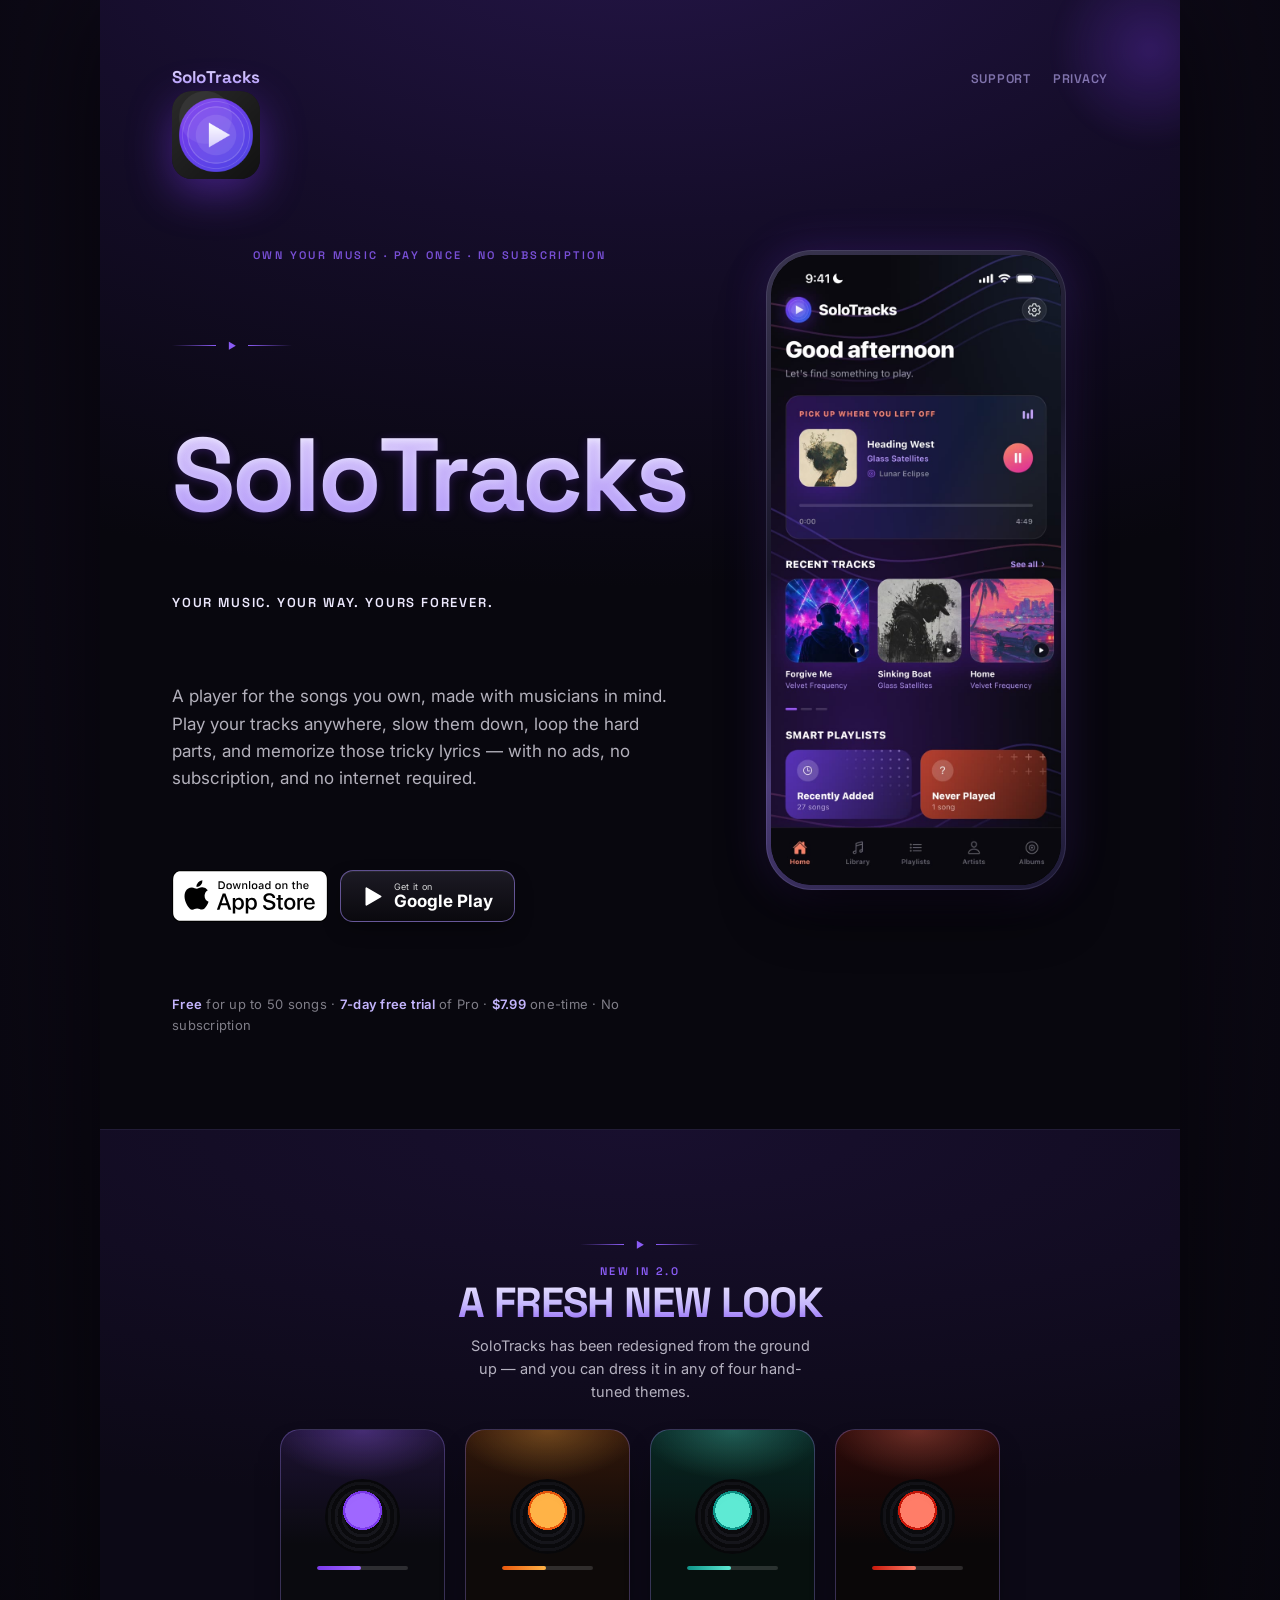
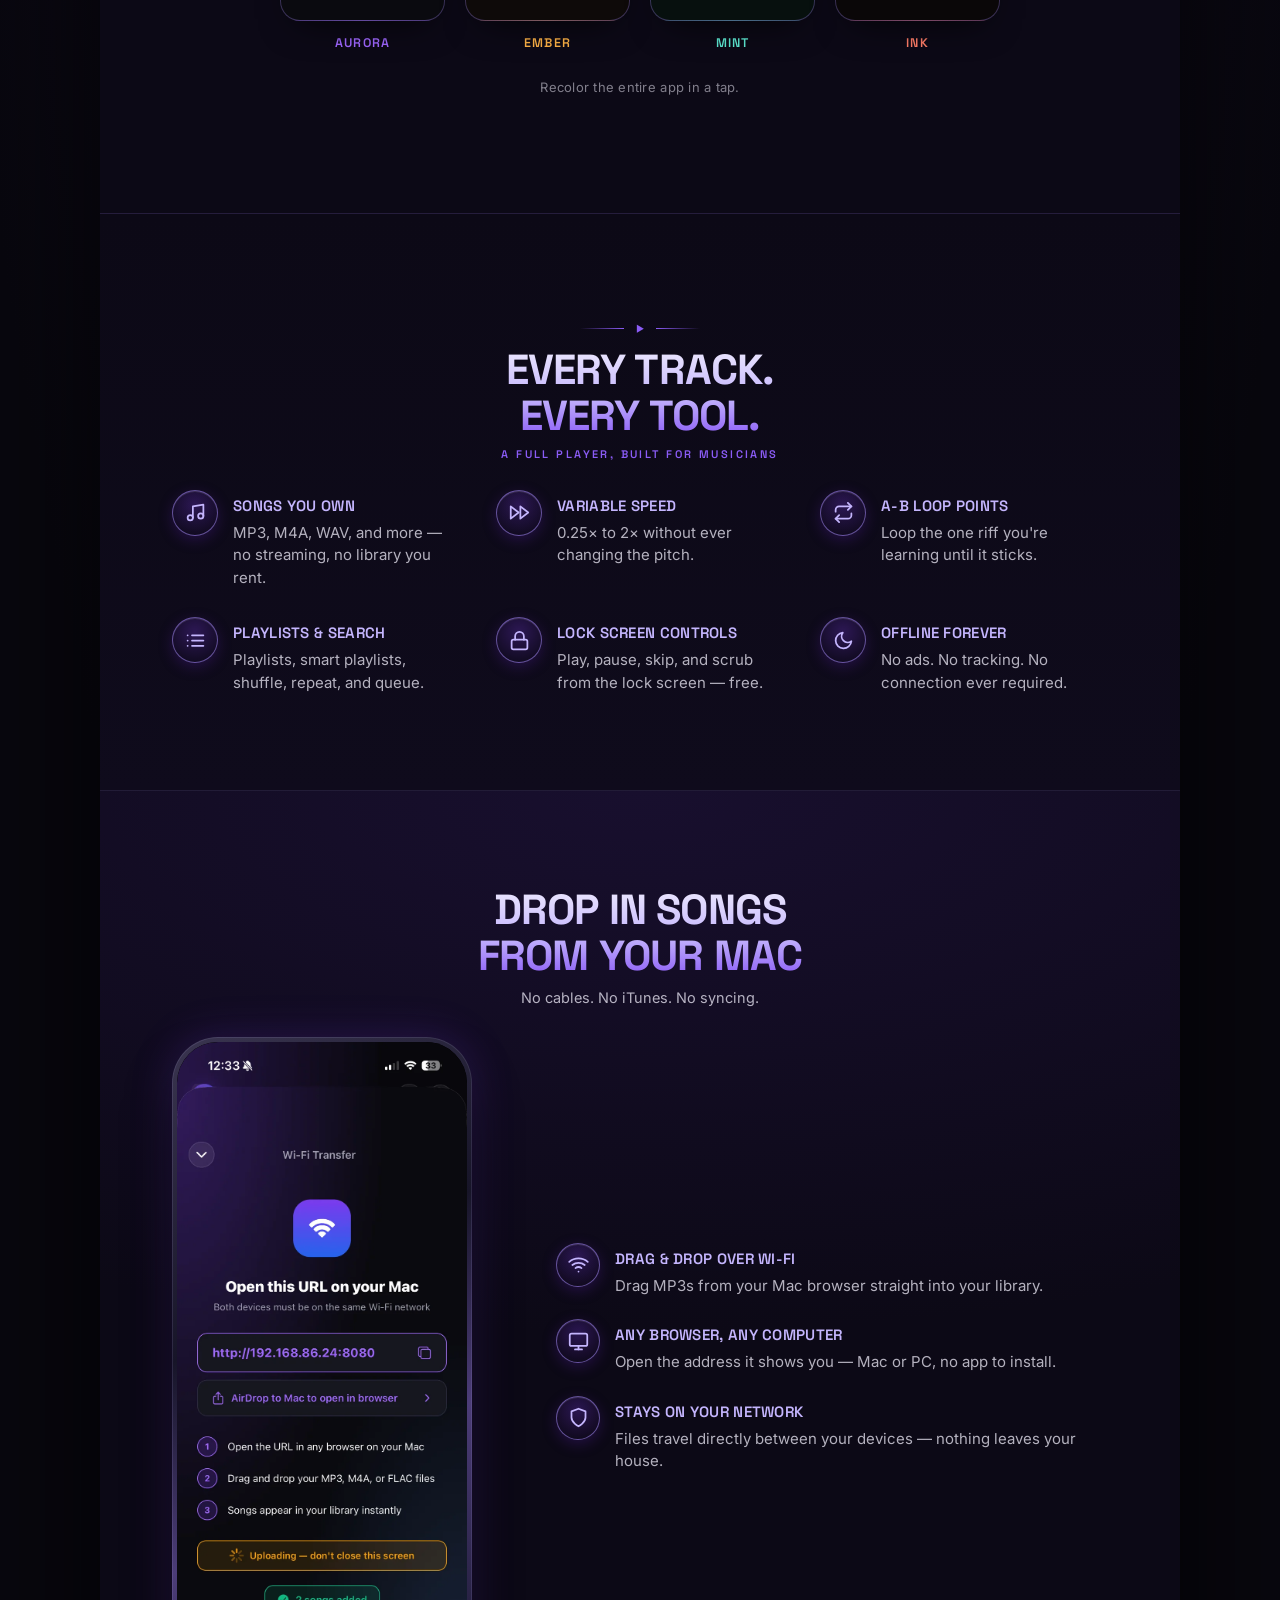
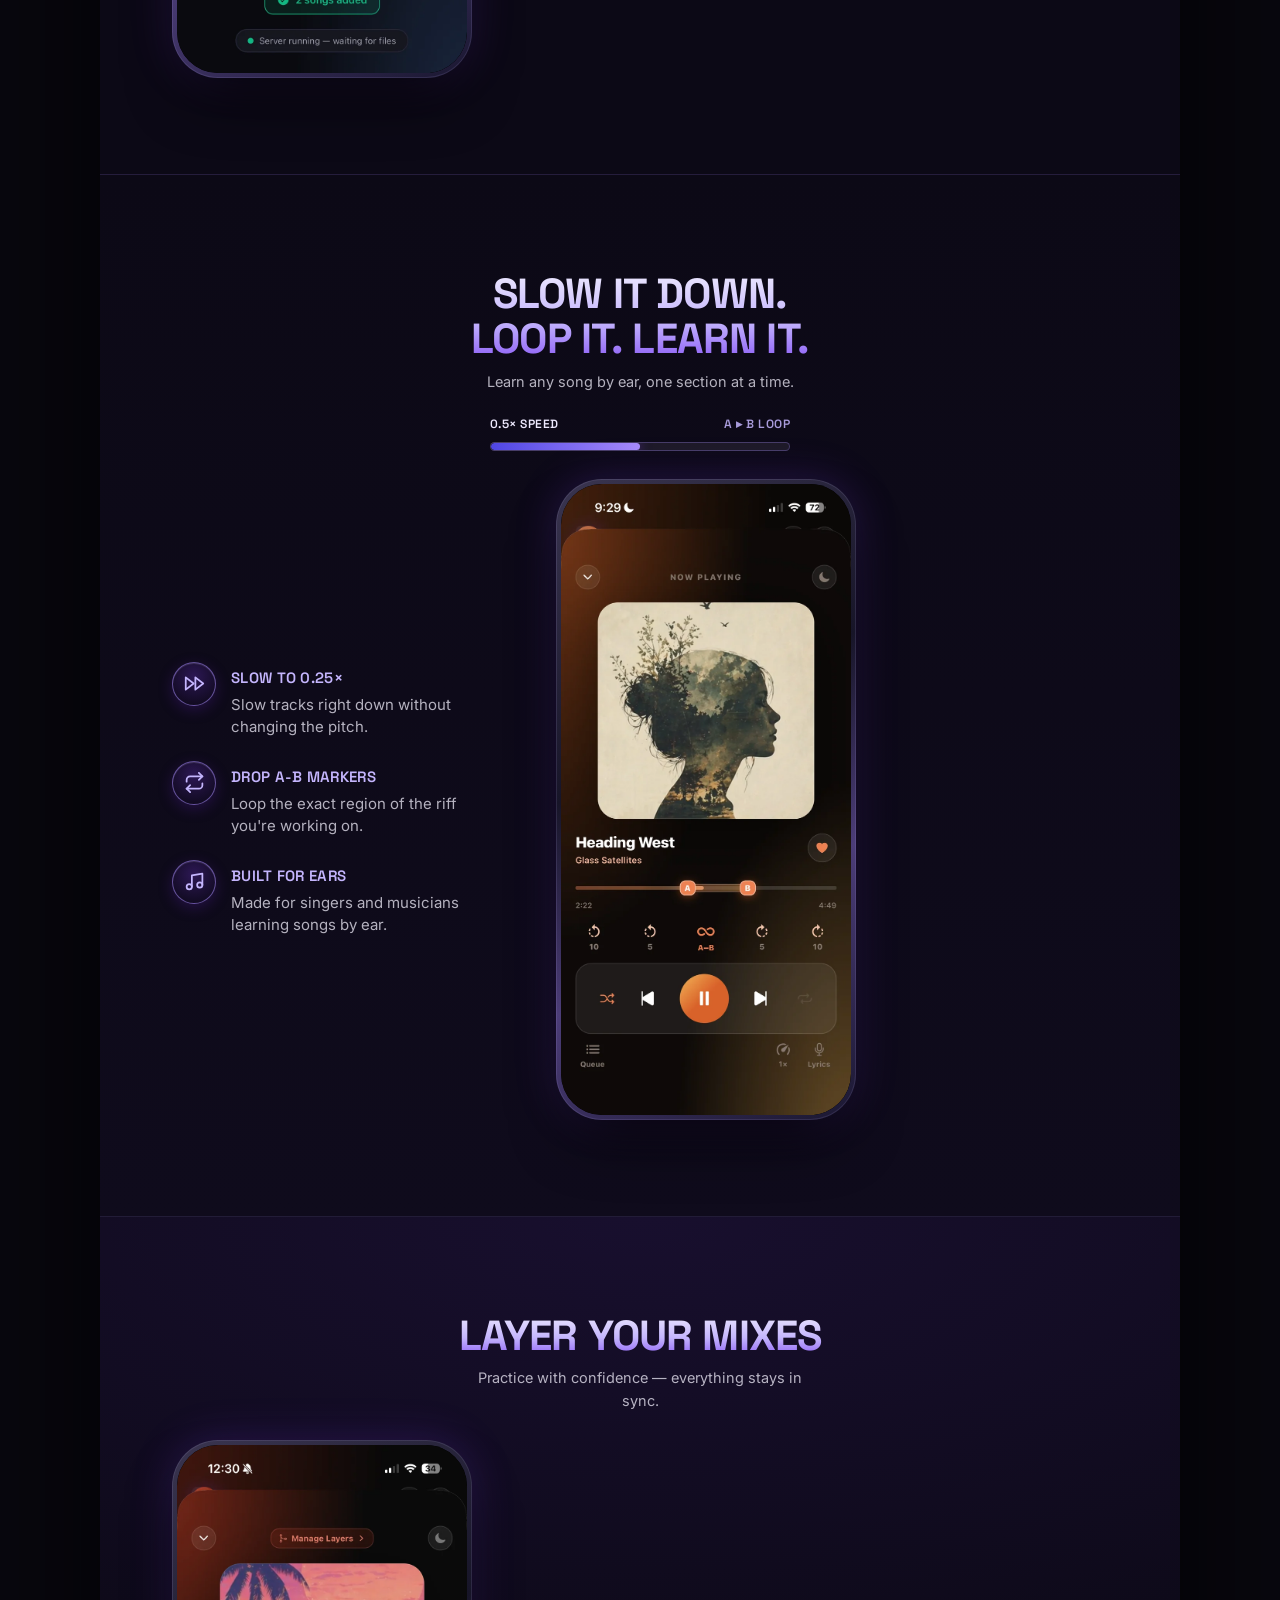
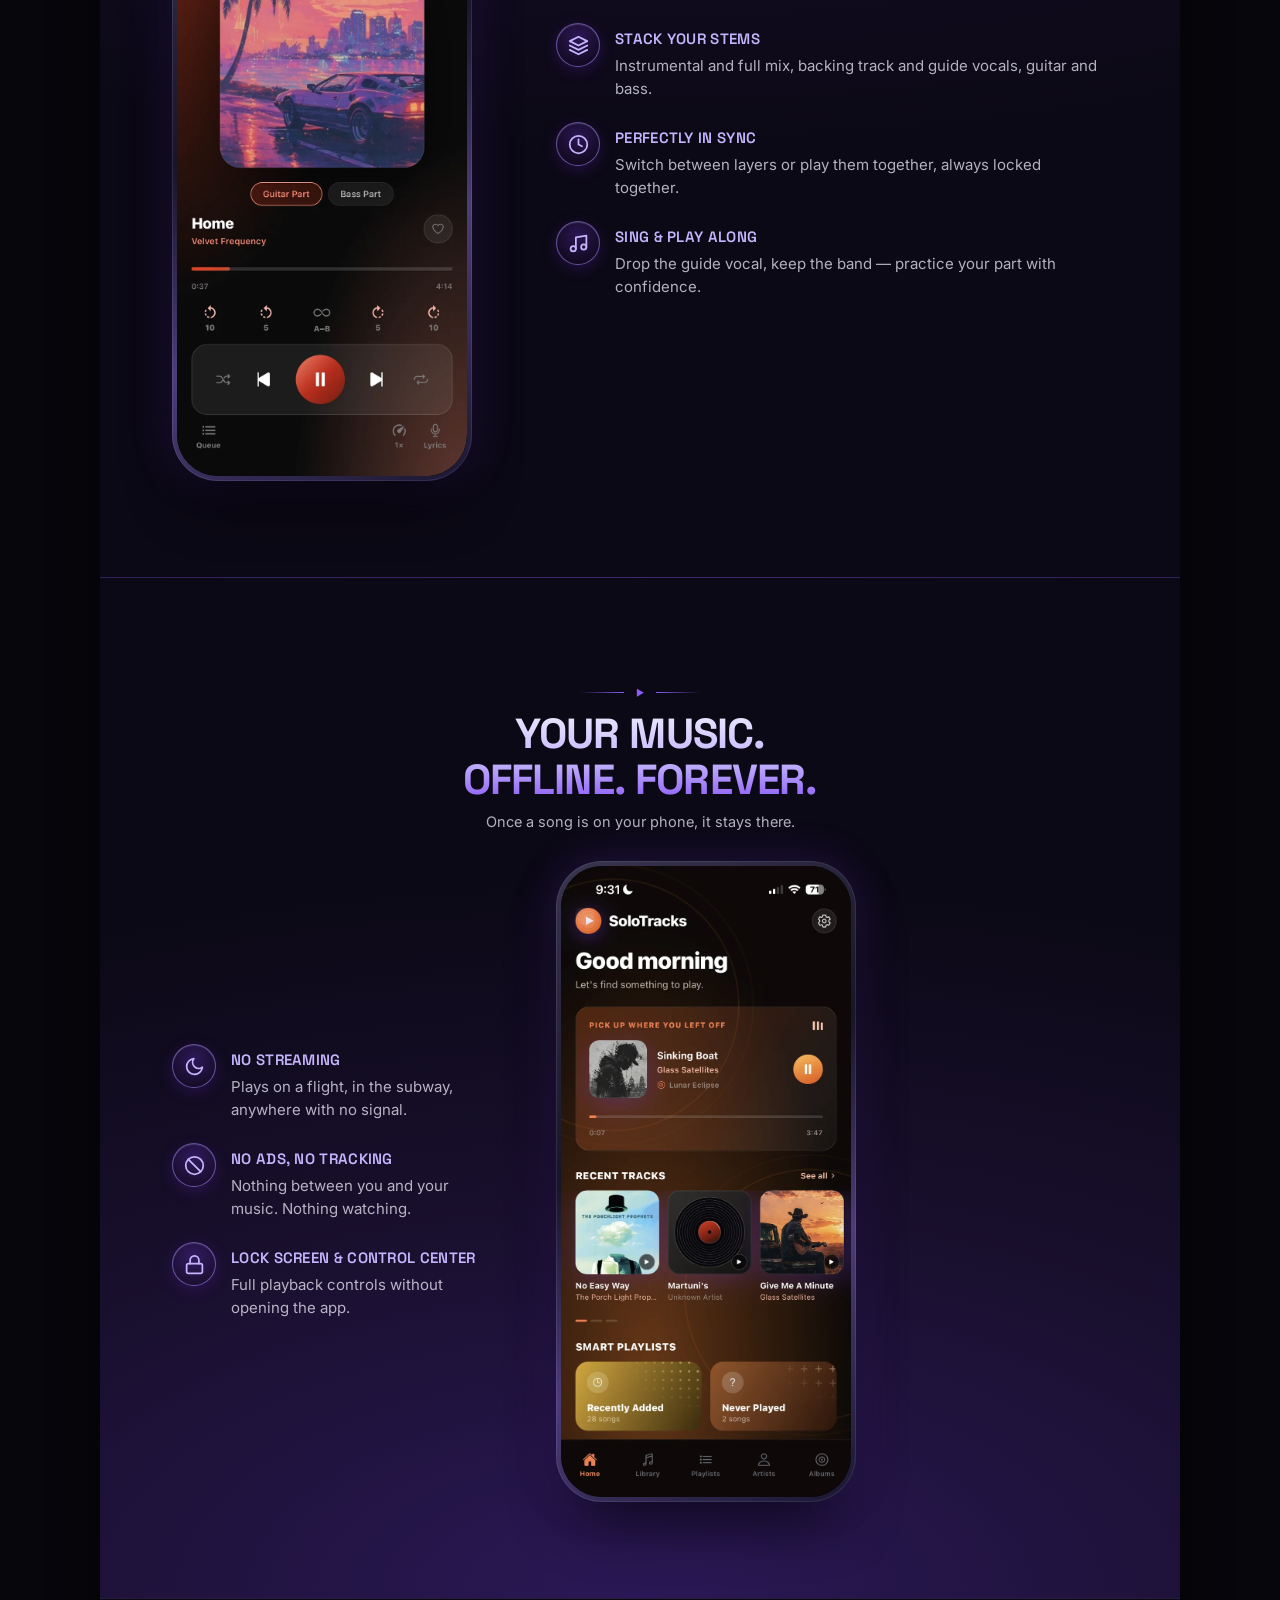
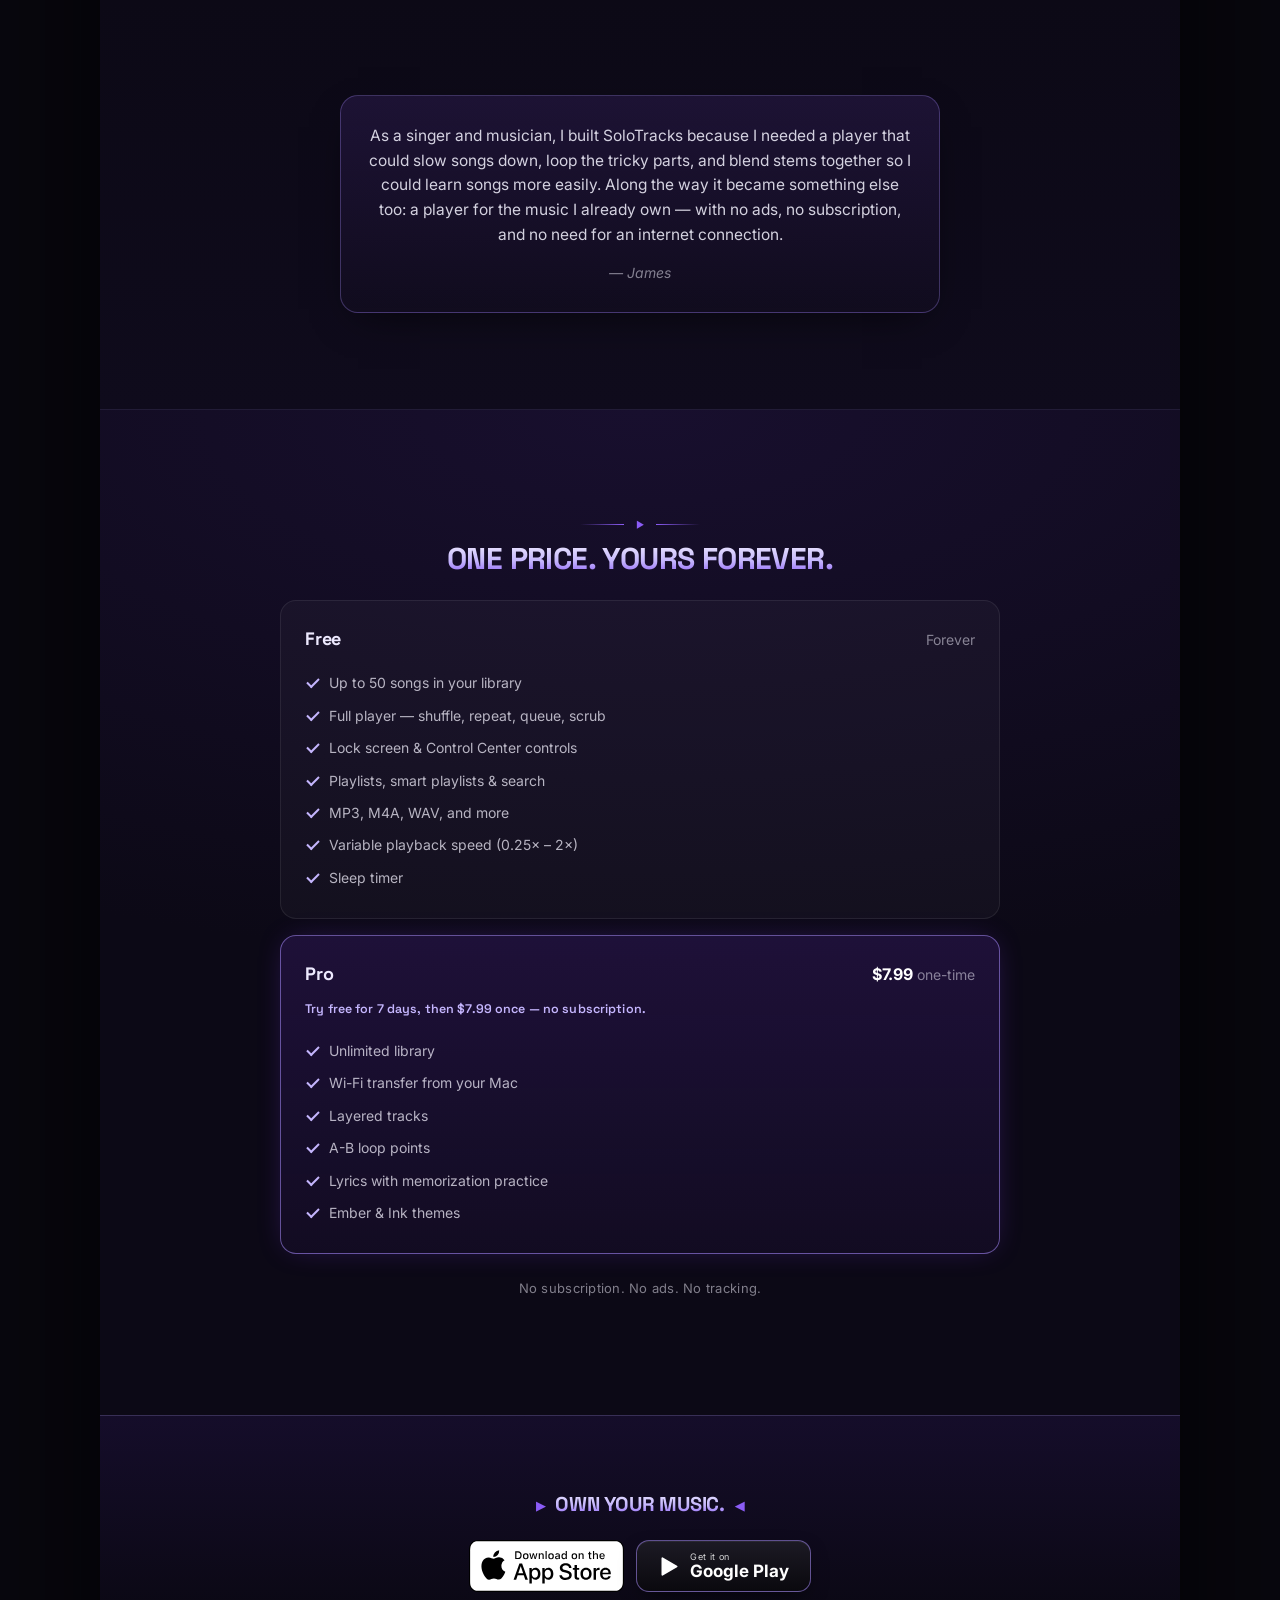
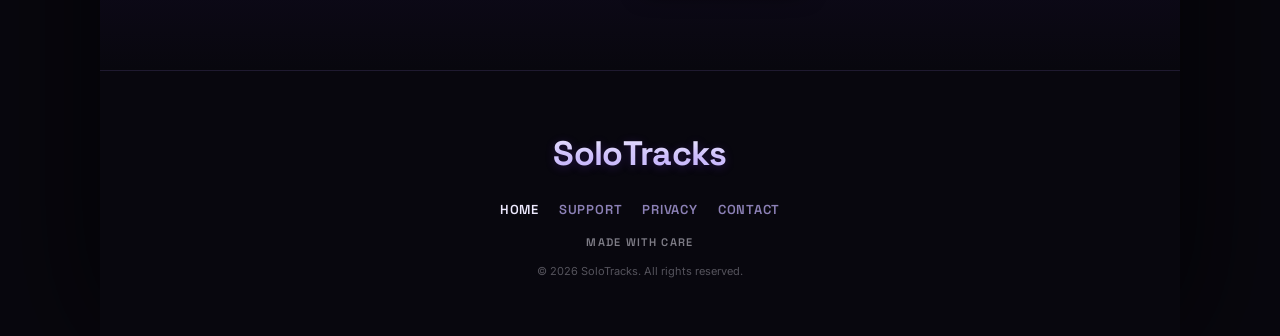
<file: index.html>
<!DOCTYPE html>
<html lang="en">
<head>
<meta charset="UTF-8" />
<meta name="viewport" content="width=device-width, initial-scale=1, viewport-fit=cover" />
<title>SoloTracks — Own your music.</title>
<meta name="description" content="A newly redesigned music player for the songs you actually own — now with four themes. Slow it down, loop it, learn it. No ads, no subscription, no internet required. Pay once." />
<meta name="theme-color" content="#08070E" />

<!-- Open Graph / social sharing -->
<meta property="og:title" content="SoloTracks — Own your music." />
<meta property="og:description" content="Completely redesigned in 2.0, now with four themes. A player for the songs you actually own. Pay once. No subscription. No ads." />
<meta property="og:image" content="https://solotracks.app/assets/og-image.png" />
<meta property="og:url" content="https://solotracks.app" />
<meta property="og:type" content="website" />
<meta name="twitter:card" content="summary_large_image" />

<!-- Icons -->
<link rel="icon" type="image/png" href="assets/favicon.png" />
<link rel="apple-touch-icon" href="assets/app-icon.png" />

<link rel="preconnect" href="https://fonts.googleapis.com" />
<link rel="preconnect" href="https://fonts.gstatic.com" crossorigin />
<link href="https://fonts.googleapis.com/css2?family=Space+Grotesk:wght@400;500;600;700&family=Inter:wght@400;500;600;700&display=swap" rel="stylesheet" />
<link rel="stylesheet" href="styles.css?v=3" />
</head>
<body>

<div class="col col-home">

  <!-- ============ HERO ============ -->
  <section class="section hero">
    <div class="bokeh" aria-hidden="true"></div>

    <header class="hero-header">
      <a href="index.html" class="wordmark-sm small-wordmark">SoloTracks</a>
      <nav>
        <a href="support.html">Support</a>
        <a href="privacy.html">Privacy</a>
      </nav>
    </header>

    <div class="hero-inner">
      <img src="assets/app-icon.png" alt="SoloTracks app icon" class="hero-icon" />

      <div class="eyebrow hero-eyebrow">Own Your Music · Pay Once · No Subscription</div>

      <div class="flourish" aria-hidden="true">
        <span class="rule l"></span><span class="mark">▶</span><span class="rule r"></span>
      </div>

      <h1 class="h1-wordmark foil">SoloTracks</h1>

      <div class="subhead">Your music. Your way. Yours forever.</div>

      <p class="tagline">A player for the songs you own, made with musicians in mind. Play your tracks anywhere, slow them down, loop the hard parts, and memorize those tricky lyrics — with no ads, no subscription, and no internet required.</p>

      <div class="badge-row">
        <a class="appstore-badge pulse" href="https://apps.apple.com/us/app/solotracks/id6762542575" aria-label="Download SoloTracks on the App Store">
          <img src="assets/app-store-badge.svg" alt="Download on the App Store" />
        </a>
        <a class="play-badge pulse" href="https://play.google.com/store/apps/details?id=com.solotracks.app" aria-label="Get SoloTracks on Google Play">
          <svg class="gplay" width="21" height="23" viewBox="0 0 24 24" xmlns="http://www.w3.org/2000/svg" aria-hidden="true"><path d="M4 2.5v19a1 1 0 0 0 1.52.86l16.2-9.5a1 1 0 0 0 0-1.72L5.52 1.64A1 1 0 0 0 4 2.5z"/></svg>
          <span class="stack"><span class="top">Get it on</span><span class="bot">Google Play</span></span>
        </a>
      </div>

      <p class="pricing-line"><strong>Free</strong> for up to 50 songs · <strong>7-day free trial</strong> of Pro · <strong>$7.99</strong> one-time · No subscription</p>

      <div class="phone float" role="img" aria-label="SoloTracks player">
        <div class="screen">
          <video class="lazy-video" autoplay muted loop playsinline preload="none" poster="video/demo-poster.jpg">
            <source src="video/demo.mp4" type="video/mp4" />
          </video>
        </div>
      </div>
    </div>
  </section>

  <!-- ============ THEMES (new in 2.0) ============ -->
  <section class="section alt-b themes-section">
    <div class="flourish"><span class="rule l"></span><span class="mark">▶</span><span class="rule r"></span></div>
    <div class="block-head">
      <div class="eyebrow" style="text-align:center;">New in 2.0</div>
      <h2 class="h2 section-title-gradient">A FRESH NEW LOOK</h2>
      <p class="sub">SoloTracks has been redesigned from the ground up — and you can dress it in any of four hand-tuned themes.</p>
    </div>
    <div class="themes-row">
      <div class="theme-card t-aurora">
        <div class="theme-swatch"><span class="theme-orb"></span><span class="theme-bar"></span></div>
        <div class="theme-name">Aurora</div>
      </div>
      <div class="theme-card t-ember">
        <div class="theme-swatch"><span class="theme-orb"></span><span class="theme-bar"></span></div>
        <div class="theme-name">Ember</div>
      </div>
      <div class="theme-card t-mint">
        <div class="theme-swatch"><span class="theme-orb"></span><span class="theme-bar"></span></div>
        <div class="theme-name">Mint</div>
      </div>
      <div class="theme-card t-ink">
        <div class="theme-swatch"><span class="theme-orb"></span><span class="theme-bar"></span></div>
        <div class="theme-name">Ink</div>
      </div>
    </div>
    <p class="promises-line" style="margin-top:24px;">Recolor the entire app in a tap.</p>
  </section>

  <!-- ============ AT A GLANCE ============ -->
  <section class="section alt-a grid-2">
    <div class="flourish"><span class="rule l"></span><span class="mark">▶</span><span class="rule r"></span></div>
    <h2 class="h2 section-title-gradient">EVERY TRACK.<br>EVERY TOOL.</h2>
    <div class="eyebrow" style="text-align:center;margin-top:6px;">A full player, built for musicians</div>

    <div class="feature-list" style="margin-top:26px;">
      <div class="feature-row">
        <div class="icon-circle">
          <svg viewBox="0 0 24 24" aria-hidden="true"><path d="M9 18V5l12-2v13"/><circle cx="6" cy="18" r="3"/><circle cx="18" cy="16" r="3"/></svg>
        </div>
        <div>
          <div class="feature-title">Songs You Own</div>
          <div class="feature-body">MP3, M4A, WAV, and more — no streaming, no library you rent.</div>
        </div>
      </div>
      <div class="feature-row">
        <div class="icon-circle">
          <svg viewBox="0 0 24 24" aria-hidden="true"><polygon points="13 19 22 12 13 5 13 19"/><polygon points="2 19 11 12 2 5 2 19"/></svg>
        </div>
        <div>
          <div class="feature-title">Variable Speed</div>
          <div class="feature-body">0.25× to 2× without ever changing the pitch.</div>
        </div>
      </div>
      <div class="feature-row">
        <div class="icon-circle">
          <svg viewBox="0 0 24 24" aria-hidden="true"><polyline points="17 1 21 5 17 9"/><path d="M3 11V9a4 4 0 0 1 4-4h14"/><polyline points="7 23 3 19 7 15"/><path d="M21 13v2a4 4 0 0 1-4 4H3"/></svg>
        </div>
        <div>
          <div class="feature-title">A-B Loop Points</div>
          <div class="feature-body">Loop the one riff you're learning until it sticks.</div>
        </div>
      </div>
      <div class="feature-row">
        <div class="icon-circle">
          <svg viewBox="0 0 24 24" aria-hidden="true"><line x1="8" y1="6" x2="21" y2="6"/><line x1="8" y1="12" x2="21" y2="12"/><line x1="8" y1="18" x2="21" y2="18"/><line x1="3" y1="6" x2="3.01" y2="6"/><line x1="3" y1="12" x2="3.01" y2="12"/><line x1="3" y1="18" x2="3.01" y2="18"/></svg>
        </div>
        <div>
          <div class="feature-title">Playlists &amp; Search</div>
          <div class="feature-body">Playlists, smart playlists, shuffle, repeat, and queue.</div>
        </div>
      </div>
      <div class="feature-row">
        <div class="icon-circle">
          <svg viewBox="0 0 24 24" aria-hidden="true"><rect x="3" y="11" width="18" height="11" rx="2" ry="2"/><path d="M7 11V7a5 5 0 0 1 10 0v4"/></svg>
        </div>
        <div>
          <div class="feature-title">Lock Screen Controls</div>
          <div class="feature-body">Play, pause, skip, and scrub from the lock screen — free.</div>
        </div>
      </div>
      <div class="feature-row">
        <div class="icon-circle">
          <svg viewBox="0 0 24 24" aria-hidden="true"><path d="M21 12.79A9 9 0 1 1 11.21 3 7 7 0 0 0 21 12.79z"/></svg>
        </div>
        <div>
          <div class="feature-title">Offline Forever</div>
          <div class="feature-body">No ads. No tracking. No connection ever required.</div>
        </div>
      </div>
    </div>
  </section>

  <!-- ============ WI-FI TRANSFER ============ -->
  <section class="section alt-b">
    <div class="block-head">
      <h2 class="h2 section-title-gradient">DROP IN SONGS<br>FROM YOUR MAC</h2>
      <p class="sub">No cables. No iTunes. No syncing.</p>
    </div>
    <div class="block-grid">
      <div class="phone" role="img" aria-label="Wi-Fi transfer: dragging MP3s from a Mac browser into the phone library">
        <div class="screen">
          <img src="screenshots/wifi-transfer-poster.webp" alt="" />
        </div>
      </div>
      <div class="feature-list">
        <div class="feature-row">
          <div class="icon-circle sm">
            <svg viewBox="0 0 24 24" aria-hidden="true"><path d="M5 12.55a11 11 0 0 1 14.08 0"/><path d="M1.42 9a16 16 0 0 1 21.16 0"/><path d="M8.53 16.11a6 6 0 0 1 6.95 0"/><line x1="12" y1="20" x2="12.01" y2="20"/></svg>
          </div>
          <div>
            <div class="feature-title">Drag &amp; Drop over Wi-Fi</div>
            <div class="feature-body">Drag MP3s from your Mac browser straight into your library.</div>
          </div>
        </div>
        <div class="feature-row">
          <div class="icon-circle sm">
            <svg viewBox="0 0 24 24" aria-hidden="true"><rect x="2" y="3" width="20" height="14" rx="2"/><line x1="8" y1="21" x2="16" y2="21"/><line x1="12" y1="17" x2="12" y2="21"/></svg>
          </div>
          <div>
            <div class="feature-title">Any Browser, Any Computer</div>
            <div class="feature-body">Open the address it shows you — Mac or PC, no app to install.</div>
          </div>
        </div>
        <div class="feature-row">
          <div class="icon-circle sm">
            <svg viewBox="0 0 24 24" aria-hidden="true"><path d="M12 22s8-4 8-10V5l-8-3-8 3v7c0 6 8 10 8 10z"/></svg>
          </div>
          <div>
            <div class="feature-title">Stays on Your Network</div>
            <div class="feature-body">Files travel directly between your devices — nothing leaves your house.</div>
          </div>
        </div>
      </div>
    </div>
  </section>

  <!-- ============ SLOW / LOOP ============ -->
  <section class="section alt-a">
    <div class="block-head">
      <h2 class="h2 section-title-gradient">SLOW IT DOWN.<br>LOOP IT. LEARN IT.</h2>
      <p class="sub">Learn any song by ear, one section at a time.</p>
    </div>

    <div class="meter" aria-hidden="true">
      <div class="meter-top"><span>0.5× SPEED</span><span class="r">A ▸ B LOOP</span></div>
      <div class="meter-bar"><div class="meter-fill"></div></div>
    </div>

    <div class="block-grid reverse">
      <div class="phone" role="img" aria-label="A-B loop: dropping markers and looping a section at slowed playback">
        <div class="screen">
          <img src="screenshots/player-loop-poster.webp" alt="" />
        </div>
      </div>
      <div class="feature-list">
        <div class="feature-row">
          <div class="icon-circle sm">
            <svg viewBox="0 0 24 24" aria-hidden="true"><polygon points="13 19 22 12 13 5 13 19"/><polygon points="2 19 11 12 2 5 2 19"/></svg>
          </div>
          <div>
            <div class="feature-title">Slow to 0.25×</div>
            <div class="feature-body">Slow tracks right down without changing the pitch.</div>
          </div>
        </div>
        <div class="feature-row">
          <div class="icon-circle sm">
            <svg viewBox="0 0 24 24" aria-hidden="true"><polyline points="17 1 21 5 17 9"/><path d="M3 11V9a4 4 0 0 1 4-4h14"/><polyline points="7 23 3 19 7 15"/><path d="M21 13v2a4 4 0 0 1-4 4H3"/></svg>
          </div>
          <div>
            <div class="feature-title">Drop A-B Markers</div>
            <div class="feature-body">Loop the exact region of the riff you're working on.</div>
          </div>
        </div>
        <div class="feature-row">
          <div class="icon-circle sm">
            <svg viewBox="0 0 24 24" aria-hidden="true"><path d="M9 18V5l12-2v13"/><circle cx="6" cy="18" r="3"/><circle cx="18" cy="16" r="3"/></svg>
          </div>
          <div>
            <div class="feature-title">Built for Ears</div>
            <div class="feature-body">Made for singers and musicians learning songs by ear.</div>
          </div>
        </div>
      </div>
    </div>
  </section>

  <!-- ============ LAYERS ============ -->
  <section class="section alt-b">
    <div class="block-head">
      <h2 class="h2 section-title-gradient">LAYER YOUR MIXES</h2>
      <p class="sub">Practice with confidence — everything stays in sync.</p>
    </div>
    <div class="block-grid">
      <div class="phone" role="img" aria-label="Layers: switching between an instrumental and a full mix in sync">
        <div class="screen">
          <img src="screenshots/layers-poster.webp" alt="" />
        </div>
      </div>
      <div class="feature-list">
        <div class="feature-row">
          <div class="icon-circle sm">
            <svg viewBox="0 0 24 24" aria-hidden="true"><polygon points="12 2 2 7 12 12 22 7 12 2"/><polyline points="2 17 12 22 22 17"/><polyline points="2 12 12 17 22 12"/></svg>
          </div>
          <div>
            <div class="feature-title">Stack Your Stems</div>
            <div class="feature-body">Instrumental and full mix, backing track and guide vocals, guitar and bass.</div>
          </div>
        </div>
        <div class="feature-row">
          <div class="icon-circle sm">
            <svg viewBox="0 0 24 24" aria-hidden="true"><circle cx="12" cy="12" r="10"/><polyline points="12 6 12 12 16 14"/></svg>
          </div>
          <div>
            <div class="feature-title">Perfectly in Sync</div>
            <div class="feature-body">Switch between layers or play them together, always locked together.</div>
          </div>
        </div>
        <div class="feature-row">
          <div class="icon-circle sm">
            <svg viewBox="0 0 24 24" aria-hidden="true"><path d="M9 18V5l12-2v13"/><circle cx="6" cy="18" r="3"/><circle cx="18" cy="16" r="3"/></svg>
          </div>
          <div>
            <div class="feature-title">Sing &amp; Play Along</div>
            <div class="feature-body">Drop the guide vocal, keep the band — practice your part with confidence.</div>
          </div>
        </div>
      </div>
    </div>
  </section>

  <!-- ============ OFFLINE (signature band) ============ -->
  <section class="section signature">
    <div class="flourish"><span class="rule l"></span><span class="mark">▶</span><span class="rule r"></span></div>
    <div class="block-head">
      <h2 class="h2 section-title-gradient">YOUR MUSIC.<br>OFFLINE. FOREVER.</h2>
      <p class="sub">Once a song is on your phone, it stays there.</p>
    </div>
    <div class="block-grid reverse">
      <div class="phone" role="img" aria-label="Offline playback continuing on the lock screen in airplane mode">
        <div class="screen">
          <img src="screenshots/lockscreen-poster.webp" alt="" />
        </div>
      </div>
      <div class="feature-list">
        <div class="feature-row">
          <div class="icon-circle sm">
            <svg viewBox="0 0 24 24" aria-hidden="true"><path d="M21 12.79A9 9 0 1 1 11.21 3 7 7 0 0 0 21 12.79z"/></svg>
          </div>
          <div>
            <div class="feature-title">No Streaming</div>
            <div class="feature-body">Plays on a flight, in the subway, anywhere with no signal.</div>
          </div>
        </div>
        <div class="feature-row">
          <div class="icon-circle sm">
            <svg viewBox="0 0 24 24" aria-hidden="true"><circle cx="12" cy="12" r="10"/><line x1="4.93" y1="4.93" x2="19.07" y2="19.07"/></svg>
          </div>
          <div>
            <div class="feature-title">No Ads, No Tracking</div>
            <div class="feature-body">Nothing between you and your music. Nothing watching.</div>
          </div>
        </div>
        <div class="feature-row">
          <div class="icon-circle sm">
            <svg viewBox="0 0 24 24" aria-hidden="true"><rect x="3" y="11" width="18" height="11" rx="2" ry="2"/><path d="M7 11V7a5 5 0 0 1 10 0v4"/></svg>
          </div>
          <div>
            <div class="feature-title">Lock Screen &amp; Control Center</div>
            <div class="feature-body">Full playback controls without opening the app.</div>
          </div>
        </div>
      </div>
    </div>
  </section>

  <!-- ============ FOUNDER PITCH ============ -->
  <section class="section alt-a">
    <div class="card" style="max-width:600px;margin:0 auto;">
      <p>As a singer and musician, I built SoloTracks because I needed a player that could slow songs down, loop the tricky parts, and blend stems together so I could learn songs more easily. Along the way it became something else too: a player for the music I already own — with no ads, no subscription, and no need for an internet connection.</p>
      <p class="signature">— James</p>
    </div>
  </section>

  <!-- ============ PRICE ============ -->
  <section class="section alt-b">
    <div class="flourish"><span class="rule l"></span><span class="mark">▶</span><span class="rule r"></span></div>
    <h2 class="h2 small section-title-gradient">ONE PRICE. YOURS FOREVER.</h2>

    <div class="tiers">
      <div class="tier">
        <div class="tier-header">
          <span class="tier-name">Free</span>
          <span class="tier-price">Forever</span>
        </div>
        <ul>
          <li>Up to 50 songs in your library</li>
          <li>Full player — shuffle, repeat, queue, scrub</li>
          <li>Lock screen &amp; Control Center controls</li>
          <li>Playlists, smart playlists &amp; search</li>
          <li>MP3, M4A, WAV, and more</li>
          <li>Variable playback speed (0.25× – 2×)</li>
          <li>Sleep timer</li>
        </ul>
      </div>
      <div class="tier pro">
        <div class="tier-header">
          <span class="tier-name">Pro</span>
          <span class="tier-price"><strong>$7.99</strong> one-time</span>
        </div>
        <p class="tier-trial">Try free for 7 days, then $7.99 once — no subscription.</p>
        <ul>
          <li>Unlimited library</li>
          <li>Wi-Fi transfer from your Mac</li>
          <li>Layered tracks</li>
          <li>A-B loop points</li>
          <li>Lyrics with memorization practice</li>
          <li>Ember &amp; Ink themes</li>
        </ul>
      </div>
    </div>

    <p class="promises-line">No subscription. No ads. No tracking.</p>
  </section>

  <!-- ============ CTA BAND ============ -->
  <section class="section cta-band">
    <div class="cta-line"><span class="m">▶</span><span class="section-title-gradient">OWN YOUR MUSIC.</span><span class="m">◀</span></div>
    <div class="badge-row">
      <a class="appstore-badge pulse" href="https://apps.apple.com/us/app/solotracks/id6762542575" aria-label="Download SoloTracks on the App Store">
        <img src="assets/app-store-badge.svg" alt="Download on the App Store" />
      </a>
      <a class="play-badge pulse" href="https://play.google.com/store/apps/details?id=com.solotracks.app" aria-label="Get SoloTracks on Google Play">
        <svg class="gplay" width="21" height="23" viewBox="0 0 24 24" xmlns="http://www.w3.org/2000/svg" aria-hidden="true"><path d="M4 2.5v19a1 1 0 0 0 1.52.86l16.2-9.5a1 1 0 0 0 0-1.72L5.52 1.64A1 1 0 0 0 4 2.5z"/></svg>
        <span class="stack"><span class="top">Get it on</span><span class="bot">Google Play</span></span>
      </a>
    </div>
  </section>

  <!-- ============ FOOTER ============ -->
  <footer class="footer">
    <div class="wordmark-lg foil">SoloTracks</div>
    <nav>
      <a href="index.html" class="current">Home</a>
      <a href="support.html">Support</a>
      <a href="privacy.html">Privacy</a>
      <a href="mailto:hello@solotracks.app">Contact</a>
    </nav>
    <p class="madeby">Made with care</p>
    <p class="copyright">© 2026 SoloTracks. All rights reserved.</p>
  </footer>

</div>

<script src="site.js"></script>
</body>
</html>
</file>
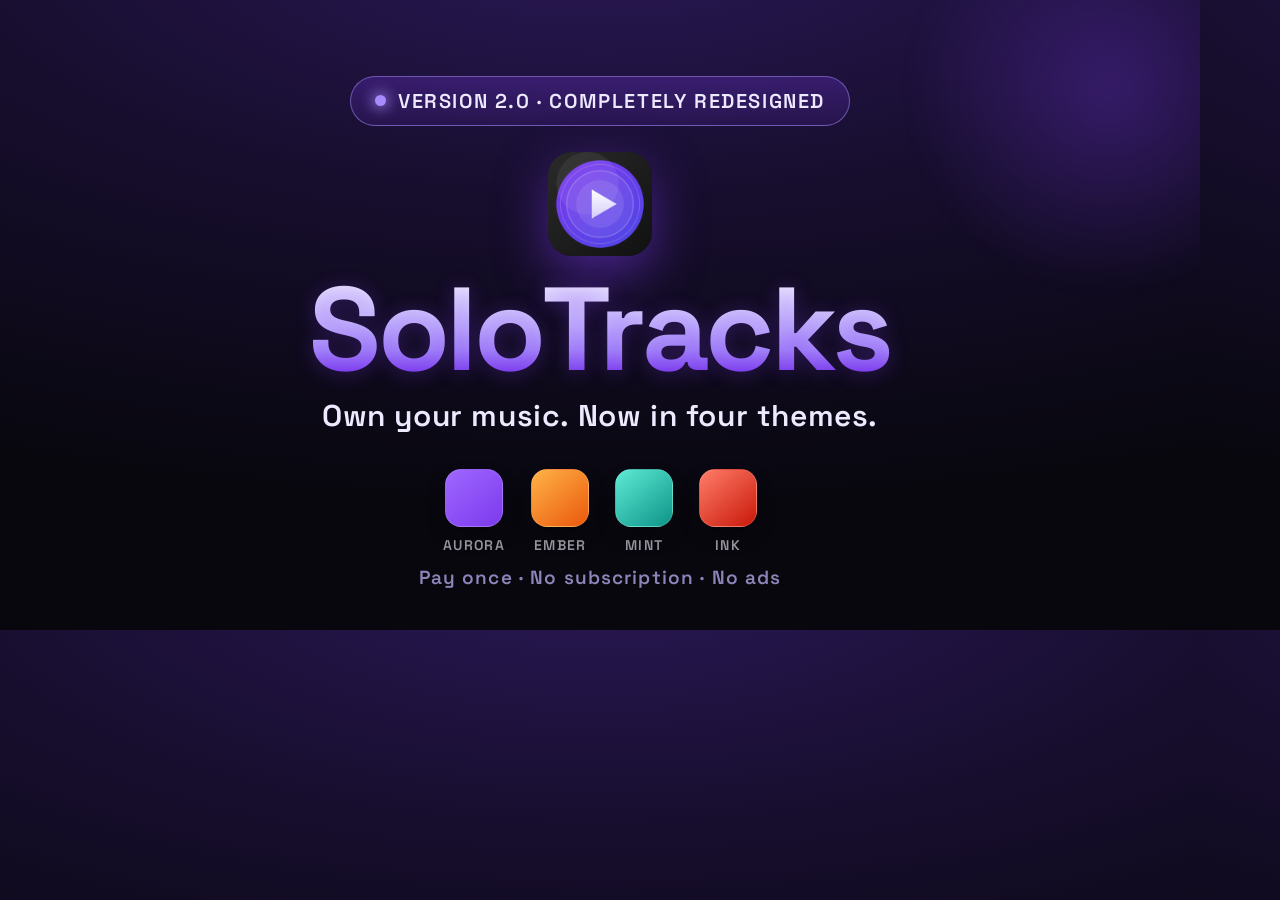
<file: og-image.html>
<!DOCTYPE html>
<html lang="en">
<head>
<meta charset="UTF-8" />
<link rel="preconnect" href="https://fonts.googleapis.com" />
<link rel="preconnect" href="https://fonts.gstatic.com" crossorigin />
<link href="https://fonts.googleapis.com/css2?family=Space+Grotesk:wght@500;600;700&family=Inter:wght@400;500;600&display=swap" rel="stylesheet" />
<style>
  *{box-sizing:border-box;margin:0;padding:0}
  html,body{width:1200px;height:630px;overflow:hidden}
  body{
    display:flex;flex-direction:column;align-items:center;justify-content:center;
    font-family:'Inter',-apple-system,system-ui,sans-serif;color:#F5F3FF;
    background:radial-gradient(120% 90% at 50% -10%, #2a1856 0%, #170e2e 46%, #08070E 100%);
    position:relative;
  }
  .bokeh{position:absolute;top:-120px;right:-120px;width:420px;height:420px;
    background:radial-gradient(circle, rgba(124,58,237,0.30), transparent 68%);filter:blur(10px)}
  .pill{
    display:inline-flex;align-items:center;gap:12px;
    font-family:'Space Grotesk',sans-serif;font-weight:600;font-size:20px;letter-spacing:0.08em;text-transform:uppercase;
    color:#EDE9FE;background:linear-gradient(180deg, rgba(124,58,237,0.28), rgba(124,58,237,0.12));
    border:1px solid rgba(167,139,250,0.55);border-radius:999px;padding:11px 24px;margin-bottom:26px;
  }
  .pill .dot{width:11px;height:11px;border-radius:50%;background:#A78BFA;box-shadow:0 0 14px 2px rgba(167,139,250,0.9)}
  .icon{width:104px;height:104px;border-radius:24px;box-shadow:0 18px 50px rgba(124,58,237,0.5);margin-bottom:20px}
  .wordmark{
    font-family:'Space Grotesk',sans-serif;font-weight:700;font-size:118px;line-height:0.9;letter-spacing:-0.03em;
    background:linear-gradient(180deg,#F5F3FF 0%,#DDD6FE 24%,#C4B5FD 48%,#A78BFA 70%,#7C3AED 92%);
    -webkit-background-clip:text;background-clip:text;-webkit-text-fill-color:transparent;
    text-shadow:0 2px 20px rgba(124,58,237,0.3);
  }
  .sub{font-family:'Space Grotesk',sans-serif;font-weight:600;font-size:30px;letter-spacing:0.02em;color:#EDE9FE;margin-top:14px}
  .themes{display:flex;gap:26px;margin-top:34px}
  .sw{display:flex;flex-direction:column;align-items:center;gap:9px}
  .sw .chip{width:58px;height:58px;border-radius:16px;border:1px solid rgba(255,255,255,0.14);box-shadow:0 10px 26px -12px rgba(0,0,0,0.8)}
  .sw .lbl{font-family:'Space Grotesk',sans-serif;font-weight:600;font-size:14px;letter-spacing:0.1em;text-transform:uppercase;color:rgba(245,243,255,0.6)}
  .aurora{background:linear-gradient(140deg,#9F67FF,#7C3AED)}
  .ember{background:linear-gradient(140deg,#FFB347,#EA580C)}
  .mint{background:linear-gradient(140deg,#5EEAD4,#0D9488)}
  .ink{background:linear-gradient(140deg,#FF7D68,#C9180A)}
  .foot{position:absolute;bottom:40px;font-family:'Space Grotesk',sans-serif;font-weight:600;font-size:19px;letter-spacing:0.06em;color:rgba(196,181,253,0.72)}
</style>
</head>
<body>
  <div class="bokeh"></div>
  <div class="pill"><span class="dot"></span> Version 2.0 &middot; Completely Redesigned</div>
  <img class="icon" src="assets/app-icon.png" alt="" />
  <div class="wordmark">SoloTracks</div>
  <div class="sub">Own your music. Now in four themes.</div>
  <div class="themes">
    <div class="sw"><span class="chip aurora"></span><span class="lbl">Aurora</span></div>
    <div class="sw"><span class="chip ember"></span><span class="lbl">Ember</span></div>
    <div class="sw"><span class="chip mint"></span><span class="lbl">Mint</span></div>
    <div class="sw"><span class="chip ink"></span><span class="lbl">Ink</span></div>
  </div>
  <div class="foot">Pay once &middot; No subscription &middot; No ads</div>
</body>
</html>
</file>
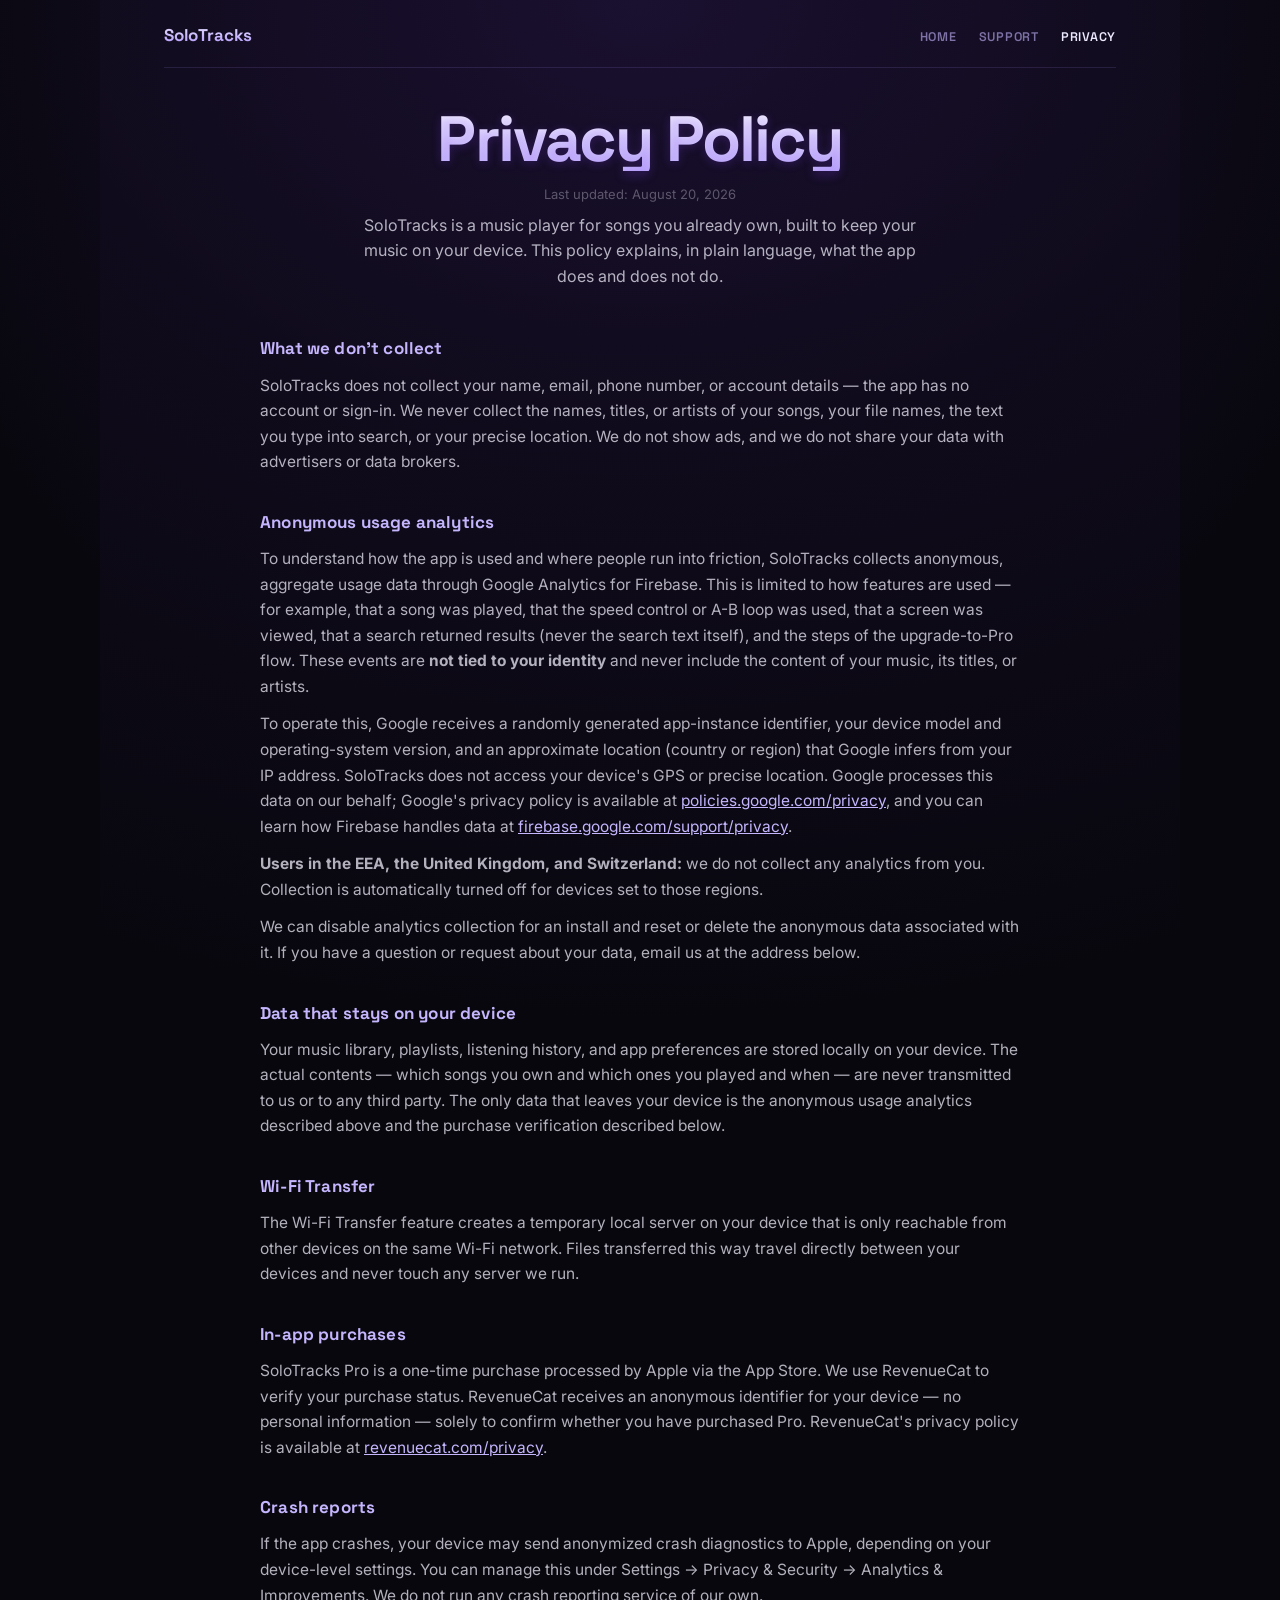
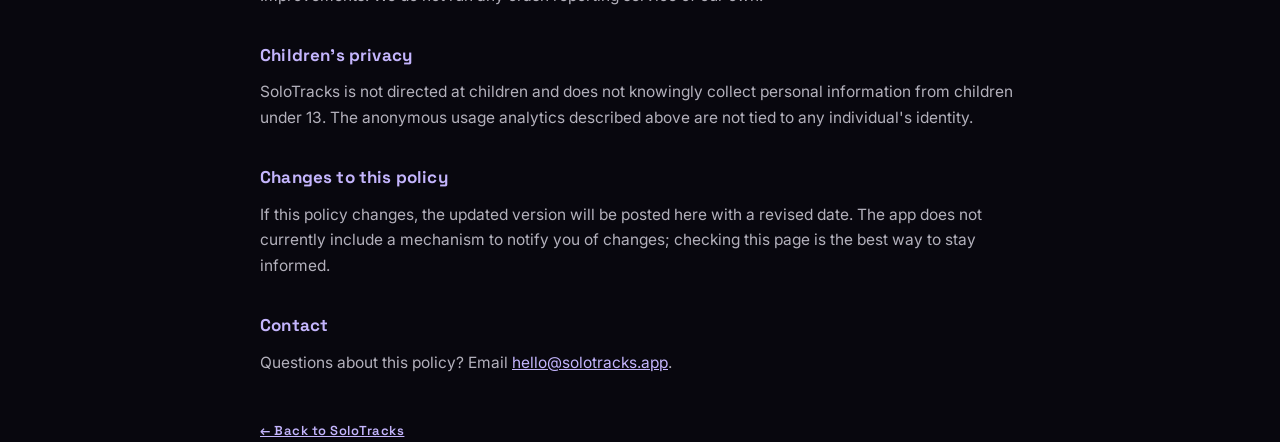
<file: privacy.html>
<!DOCTYPE html>
<html lang="en">
<head>
<meta charset="UTF-8" />
<meta name="viewport" content="width=device-width, initial-scale=1, viewport-fit=cover" />
<title>Privacy Policy — SoloTracks</title>
<meta name="theme-color" content="#08070E" />
<link rel="icon" type="image/png" href="assets/favicon.png" />
<link rel="preconnect" href="https://fonts.googleapis.com" />
<link rel="preconnect" href="https://fonts.gstatic.com" crossorigin />
<link href="https://fonts.googleapis.com/css2?family=Space+Grotesk:wght@400;500;600;700&family=Inter:wght@400;500;600;700&display=swap" rel="stylesheet" />
<link rel="stylesheet" href="styles.css?v=3" />
</head>
<body>

<div class="col col-doc">

  <header class="doc-header">
    <a href="index.html" class="wordmark-sm small-wordmark">SoloTracks</a>
    <nav>
      <a href="index.html">Home</a>
      <a href="support.html">Support</a>
      <a href="privacy.html" class="current">Privacy</a>
    </nav>
  </header>

  <div class="doc-title-block">
    <h1 class="h1-doc foil">Privacy Policy</h1>
    <p class="doc-updated">Last updated: August 20, 2026</p>
    <p class="doc-intro">SoloTracks is a music player for songs you already own, built to keep your music on your device. This policy explains, in plain language, what the app does and does not do.</p>
  </div>

  <div class="prose">
    <h2>What we don't collect</h2>
    <p>SoloTracks does not collect your name, email, phone number, or account details — the app has no account or sign-in. We never collect the names, titles, or artists of your songs, your file names, the text you type into search, or your precise location. We do not show ads, and we do not share your data with advertisers or data brokers.</p>

    <h2>Anonymous usage analytics</h2>
    <p>To understand how the app is used and where people run into friction, SoloTracks collects anonymous, aggregate usage data through Google Analytics for Firebase. This is limited to how features are used — for example, that a song was played, that the speed control or A-B loop was used, that a screen was viewed, that a search returned results (never the search text itself), and the steps of the upgrade-to-Pro flow. These events are <strong>not tied to your identity</strong> and never include the content of your music, its titles, or artists.</p>
    <p>To operate this, Google receives a randomly generated app-instance identifier, your device model and operating-system version, and an approximate location (country or region) that Google infers from your IP address. SoloTracks does not access your device's GPS or precise location. Google processes this data on our behalf; Google's privacy policy is available at <a href="https://policies.google.com/privacy">policies.google.com/privacy</a>, and you can learn how Firebase handles data at <a href="https://firebase.google.com/support/privacy">firebase.google.com/support/privacy</a>.</p>
    <p><strong>Users in the EEA, the United Kingdom, and Switzerland:</strong> we do not collect any analytics from you. Collection is automatically turned off for devices set to those regions.</p>
    <p>We can disable analytics collection for an install and reset or delete the anonymous data associated with it. If you have a question or request about your data, email us at the address below.</p>

    <h2>Data that stays on your device</h2>
    <p>Your music library, playlists, listening history, and app preferences are stored locally on your device. The actual contents — which songs you own and which ones you played and when — are never transmitted to us or to any third party. The only data that leaves your device is the anonymous usage analytics described above and the purchase verification described below.</p>

    <h2>Wi-Fi Transfer</h2>
    <p>The Wi-Fi Transfer feature creates a temporary local server on your device that is only reachable from other devices on the same Wi-Fi network. Files transferred this way travel directly between your devices and never touch any server we run.</p>

    <h2>In-app purchases</h2>
    <p>SoloTracks Pro is a one-time purchase processed by Apple via the App Store. We use RevenueCat to verify your purchase status. RevenueCat receives an anonymous identifier for your device — no personal information — solely to confirm whether you have purchased Pro. RevenueCat's privacy policy is available at <a href="https://www.revenuecat.com/privacy">revenuecat.com/privacy</a>.</p>

    <h2>Crash reports</h2>
    <p>If the app crashes, your device may send anonymized crash diagnostics to Apple, depending on your device-level settings. You can manage this under Settings → Privacy &amp; Security → Analytics &amp; Improvements. We do not run any crash reporting service of our own.</p>

    <h2>Children's privacy</h2>
    <p>SoloTracks is not directed at children and does not knowingly collect personal information from children under 13. The anonymous usage analytics described above are not tied to any individual's identity.</p>

    <h2>Changes to this policy</h2>
    <p>If this policy changes, the updated version will be posted here with a revised date. The app does not currently include a mechanism to notify you of changes; checking this page is the best way to stay informed.</p>

    <h2>Contact</h2>
    <p>Questions about this policy? Email <a href="mailto:hello@solotracks.app">hello@solotracks.app</a>.</p>

    <a href="index.html" class="home-link">← Back to SoloTracks</a>
  </div>

</div>

</body>
</html>
</file>
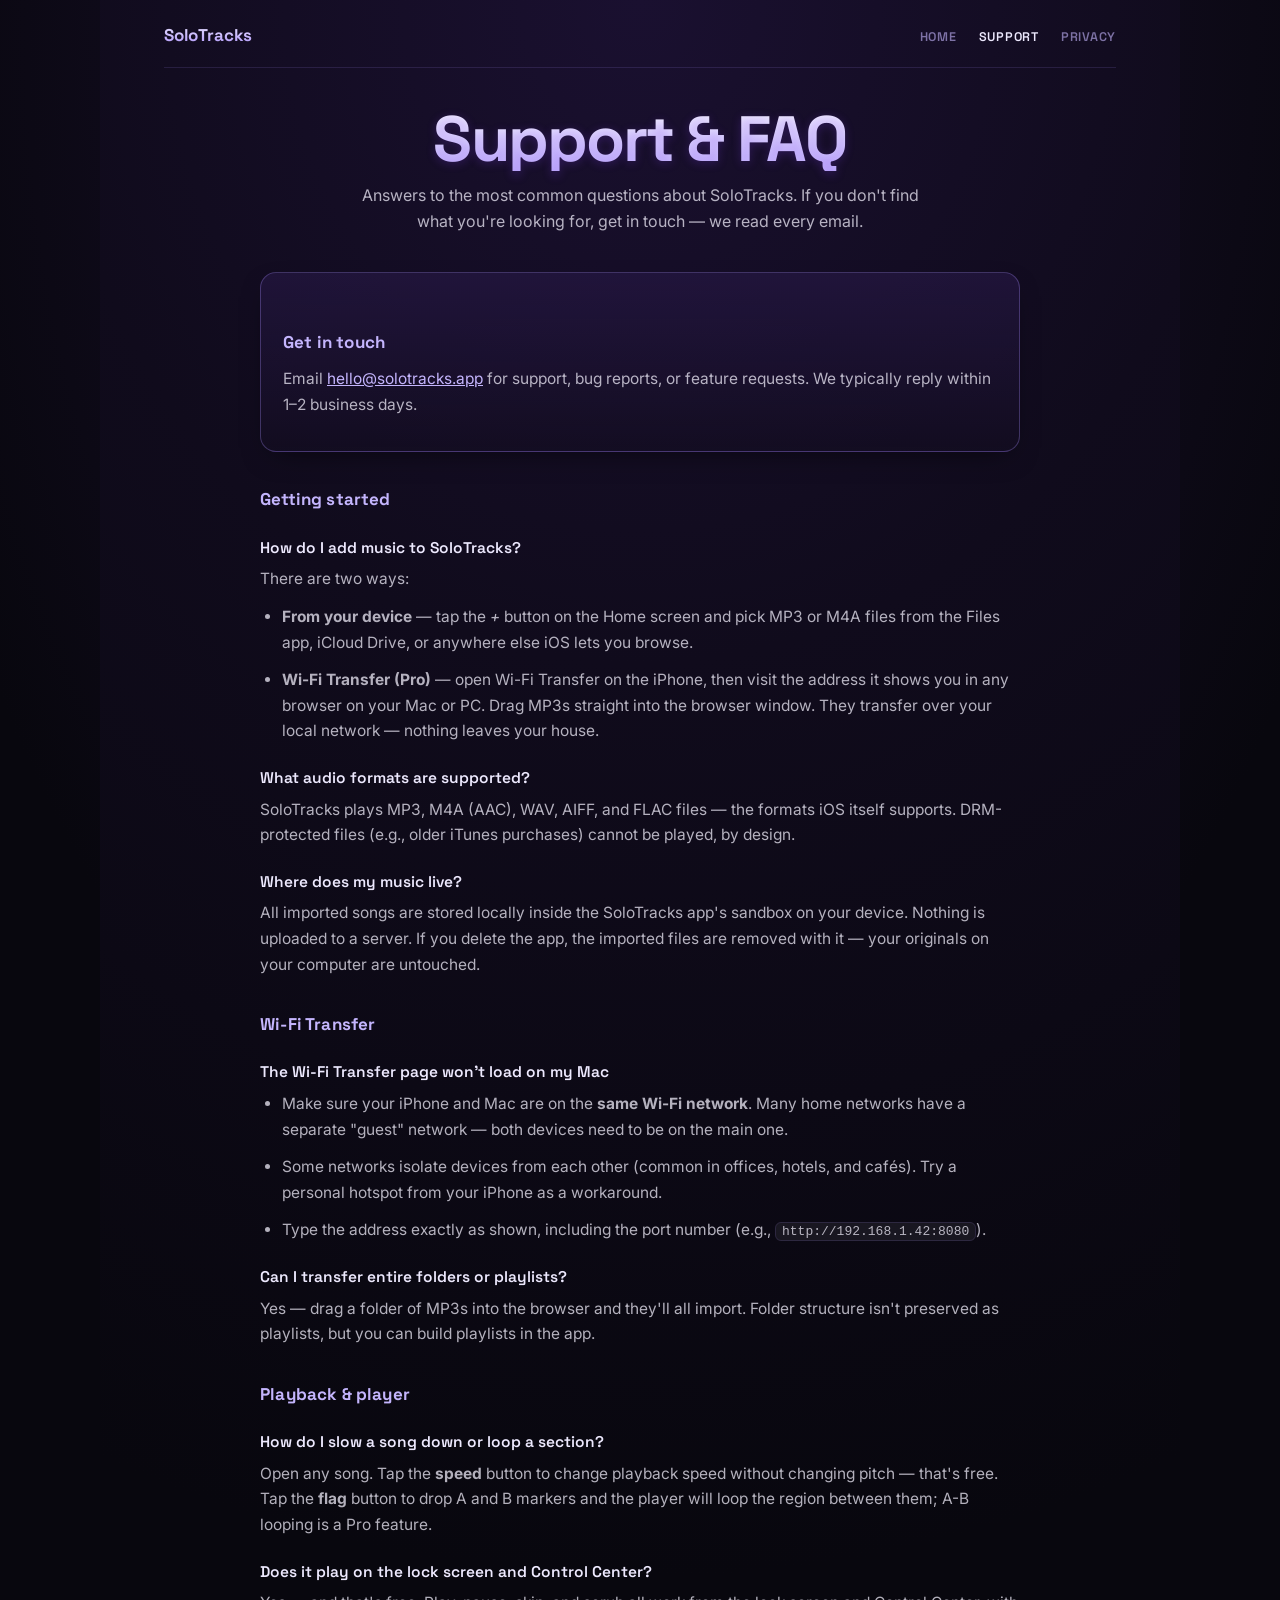
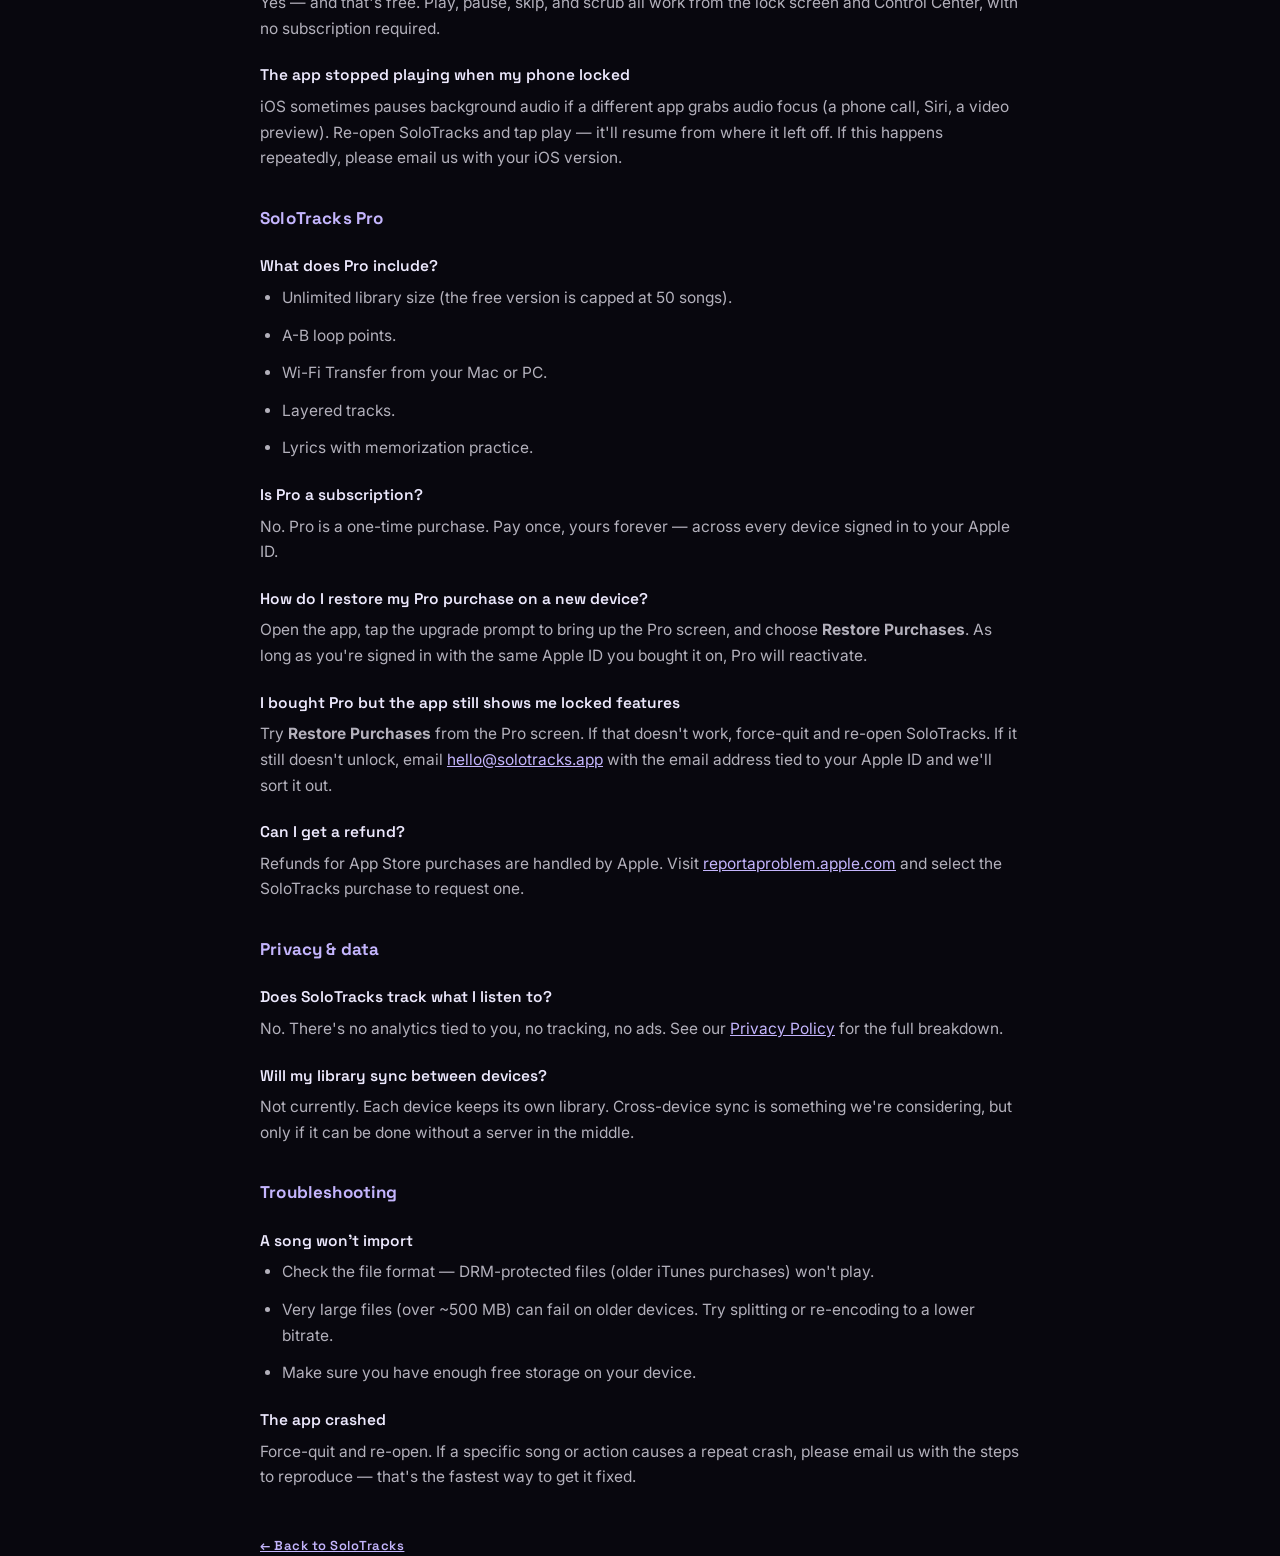
<file: support.html>
<!DOCTYPE html>
<html lang="en">
<head>
<meta charset="UTF-8" />
<meta name="viewport" content="width=device-width, initial-scale=1, viewport-fit=cover" />
<title>Support — SoloTracks</title>
<meta name="theme-color" content="#08070E" />
<link rel="icon" type="image/png" href="assets/favicon.png" />
<link rel="preconnect" href="https://fonts.googleapis.com" />
<link rel="preconnect" href="https://fonts.gstatic.com" crossorigin />
<link href="https://fonts.googleapis.com/css2?family=Space+Grotesk:wght@400;500;600;700&family=Inter:wght@400;500;600;700&display=swap" rel="stylesheet" />
<link rel="stylesheet" href="styles.css?v=3" />
</head>
<body>

<div class="col col-doc">

  <header class="doc-header">
    <a href="index.html" class="wordmark-sm small-wordmark">SoloTracks</a>
    <nav>
      <a href="index.html">Home</a>
      <a href="support.html" class="current">Support</a>
      <a href="privacy.html">Privacy</a>
    </nav>
  </header>

  <div class="doc-title-block">
    <h1 class="h1-doc foil">Support &amp; FAQ</h1>
    <p class="doc-intro">Answers to the most common questions about SoloTracks. If you don't find what you're looking for, get in touch — we read every email.</p>
  </div>

  <div class="prose">
    <div class="contact-card">
      <h2>Get in touch</h2>
      <p>Email <a href="mailto:hello@solotracks.app">hello@solotracks.app</a> for support, bug reports, or feature requests. We typically reply within 1–2 business days.</p>
    </div>

    <h2>Getting started</h2>

    <h3>How do I add music to SoloTracks?</h3>
    <p>There are two ways:</p>
    <ul>
      <li><strong>From your device</strong> — tap the <em>+</em> button on the Home screen and pick MP3 or M4A files from the Files app, iCloud Drive, or anywhere else iOS lets you browse.</li>
      <li><strong>Wi-Fi Transfer (Pro)</strong> — open Wi-Fi Transfer on the iPhone, then visit the address it shows you in any browser on your Mac or PC. Drag MP3s straight into the browser window. They transfer over your local network — nothing leaves your house.</li>
    </ul>

    <h3>What audio formats are supported?</h3>
    <p>SoloTracks plays MP3, M4A (AAC), WAV, AIFF, and FLAC files — the formats iOS itself supports. DRM-protected files (e.g., older iTunes purchases) cannot be played, by design.</p>

    <h3>Where does my music live?</h3>
    <p>All imported songs are stored locally inside the SoloTracks app's sandbox on your device. Nothing is uploaded to a server. If you delete the app, the imported files are removed with it — your originals on your computer are untouched.</p>

    <h2>Wi-Fi Transfer</h2>

    <h3>The Wi-Fi Transfer page won't load on my Mac</h3>
    <ul>
      <li>Make sure your iPhone and Mac are on the <strong>same Wi-Fi network</strong>. Many home networks have a separate "guest" network — both devices need to be on the main one.</li>
      <li>Some networks isolate devices from each other (common in offices, hotels, and cafés). Try a personal hotspot from your iPhone as a workaround.</li>
      <li>Type the address exactly as shown, including the port number (e.g., <code>http://192.168.1.42:8080</code>).</li>
    </ul>

    <h3>Can I transfer entire folders or playlists?</h3>
    <p>Yes — drag a folder of MP3s into the browser and they'll all import. Folder structure isn't preserved as playlists, but you can build playlists in the app.</p>

    <h2>Playback &amp; player</h2>

    <h3>How do I slow a song down or loop a section?</h3>
    <p>Open any song. Tap the <strong>speed</strong> button to change playback speed without changing pitch — that's free. Tap the <strong>flag</strong> button to drop A and B markers and the player will loop the region between them; A-B looping is a Pro feature.</p>

    <h3>Does it play on the lock screen and Control Center?</h3>
    <p>Yes — and that's free. Play, pause, skip, and scrub all work from the lock screen and Control Center, with no subscription required.</p>

    <h3>The app stopped playing when my phone locked</h3>
    <p>iOS sometimes pauses background audio if a different app grabs audio focus (a phone call, Siri, a video preview). Re-open SoloTracks and tap play — it'll resume from where it left off. If this happens repeatedly, please email us with your iOS version.</p>

    <h2>SoloTracks Pro</h2>

    <h3>What does Pro include?</h3>
    <ul>
      <li>Unlimited library size (the free version is capped at 50 songs).</li>
      <li>A-B loop points.</li>
      <li>Wi-Fi Transfer from your Mac or PC.</li>
      <li>Layered tracks.</li>
      <li>Lyrics with memorization practice.</li>
    </ul>

    <h3>Is Pro a subscription?</h3>
    <p>No. Pro is a one-time purchase. Pay once, yours forever — across every device signed in to your Apple ID.</p>

    <h3>How do I restore my Pro purchase on a new device?</h3>
    <p>Open the app, tap the upgrade prompt to bring up the Pro screen, and choose <strong>Restore Purchases</strong>. As long as you're signed in with the same Apple ID you bought it on, Pro will reactivate.</p>

    <h3>I bought Pro but the app still shows me locked features</h3>
    <p>Try <strong>Restore Purchases</strong> from the Pro screen. If that doesn't work, force-quit and re-open SoloTracks. If it still doesn't unlock, email <a href="mailto:hello@solotracks.app">hello@solotracks.app</a> with the email address tied to your Apple ID and we'll sort it out.</p>

    <h3>Can I get a refund?</h3>
    <p>Refunds for App Store purchases are handled by Apple. Visit <a href="https://reportaproblem.apple.com">reportaproblem.apple.com</a> and select the SoloTracks purchase to request one.</p>

    <h2>Privacy &amp; data</h2>

    <h3>Does SoloTracks track what I listen to?</h3>
    <p>No. There's no analytics tied to you, no tracking, no ads. See our <a href="privacy.html">Privacy Policy</a> for the full breakdown.</p>

    <h3>Will my library sync between devices?</h3>
    <p>Not currently. Each device keeps its own library. Cross-device sync is something we're considering, but only if it can be done without a server in the middle.</p>

    <h2>Troubleshooting</h2>

    <h3>A song won't import</h3>
    <ul>
      <li>Check the file format — DRM-protected files (older iTunes purchases) won't play.</li>
      <li>Very large files (over ~500 MB) can fail on older devices. Try splitting or re-encoding to a lower bitrate.</li>
      <li>Make sure you have enough free storage on your device.</li>
    </ul>

    <h3>The app crashed</h3>
    <p>Force-quit and re-open. If a specific song or action causes a repeat crash, please email us with the steps to reproduce — that's the fastest way to get it fixed.</p>

    <a href="index.html" class="home-link">← Back to SoloTracks</a>
  </div>

</div>

</body>
</html>
</file>
<file: styles.css>
/* SoloTracks — shared styles.
   Structure adapted from a dark, luxe single-column layout; recolored to a
   violet / lavender system drawn from the app icon. Mobile-first; column
   max-width 460px, expanding to 760 / 1080 on larger screens. */

:root {
  --bg:          #08070E;
  --ink:         rgba(245,243,255,0.72);
  --ink-soft:    rgba(245,243,255,0.5);
  --ink-faint:   rgba(245,243,255,0.32);

  --violet:      #7C3AED;
  --indigo:      #4F46E5;
  --lav:         #C4B5FD;
  --lav-2:       #A78BFA;
  --lav-hi:      #EDE9FE;
  --accent:      #8B5CF6;

  --hair:        rgba(167,139,250,0.14);
  --hair-2:      rgba(167,139,250,0.30);
  --hair-3:      rgba(167,139,250,0.55);
}

*, *::before, *::after { box-sizing: border-box; }
html, body { margin: 0; padding: 0; }
html { scroll-behavior: smooth; }
body {
  background: var(--bg);
  color: var(--ink);
  font-family: 'Inter', -apple-system, BlinkMacSystemFont, "SF Pro Text", sans-serif;
  font-size: 14.5px;
  line-height: 1.6;
  -webkit-font-smoothing: antialiased;
  -webkit-text-size-adjust: 100%;
  text-rendering: optimizeLegibility;
}
img, video { max-width: 100%; display: block; }
a { color: var(--lav); text-decoration: none; }
a:hover { text-decoration: underline; }

/* ---- Layout columns ---- */
.col {
  max-width: 460px;
  margin: 0 auto;
  position: relative;
}
.col-home {
  background:
    radial-gradient(130% 50% at 50% 0%, #1a1030 0%, #100b1c 42%, #08070E 100%);
  overflow: hidden;
  box-shadow: 0 0 80px rgba(0,0,0,0.6);
}
.col-doc {
  padding: 0 22px;
  background:
    radial-gradient(130% 50% at 50% 0%, #1a1030 0%, #100b1c 42%, #08070E 100%);
  min-height: 100vh;
}

/* ---- Typography helpers ---- */
.display { font-family: 'Space Grotesk', 'Inter', sans-serif; }

.eyebrow {
  font-family: 'Space Grotesk', sans-serif;
  font-weight: 600;
  font-size: 11px;
  letter-spacing: 0.22em;
  text-transform: uppercase;
  color: var(--accent);
}
.subhead {
  font-family: 'Space Grotesk', sans-serif;
  font-weight: 600;
  font-size: 13px;
  letter-spacing: 0.14em;
  text-transform: uppercase;
  color: var(--lav-hi);
}

/* Metallic "foil" fill — the lavender analog of the gold headline treatment */
.foil {
  background: linear-gradient(180deg,
    #F5F3FF 0%, #DDD6FE 22%, #C4B5FD 44%, #A78BFA 66%, #7C3AED 88%, #C4B5FD 100%);
  -webkit-background-clip: text;
  background-clip: text;
  -webkit-text-fill-color: transparent;
  color: transparent;
  background-size: 100% 220%;
  text-shadow: 0 2px 10px rgba(124,58,237,0.25);
  animation: foilShimmer 7s ease-in-out infinite alternate;
}
.section-title-gradient {
  background: linear-gradient(180deg, #EDE9FE, #C4B5FD 55%, #8B5CF6);
  -webkit-background-clip: text;
  background-clip: text;
  -webkit-text-fill-color: transparent;
  color: transparent;
}
.small-wordmark {
  background: linear-gradient(180deg, #EDE9FE, #A78BFA);
  -webkit-background-clip: text;
  background-clip: text;
  -webkit-text-fill-color: transparent;
  color: transparent;
}

@keyframes foilShimmer {
  0%   { background-position: 50% 0; }
  100% { background-position: 50% 100%; }
}
@keyframes floatY {
  0%, 100% { transform: translateY(0); }
  50%      { transform: translateY(-10px); }
}
@keyframes glowPulse {
  0%, 100% {
    box-shadow:
      0 8px 24px rgba(0,0,0,0.5),
      0 0 22px rgba(124,58,237,0.30),
      0 0 0 1px rgba(167,139,250,0.45) inset;
  }
  50% {
    box-shadow:
      0 8px 24px rgba(0,0,0,0.5),
      0 0 40px rgba(124,58,237,0.55),
      0 0 0 1px rgba(167,139,250,0.75) inset;
  }
}

/* ---- Flourish divider (play-triangle motif) ---- */
.flourish {
  display: flex;
  align-items: center;
  justify-content: center;
  gap: 12px;
  margin: 14px auto;
}
.flourish .rule { width: 44px; height: 1px; }
.flourish .rule.l { background: linear-gradient(90deg, transparent, var(--accent)); }
.flourish .rule.r { background: linear-gradient(270deg, transparent, var(--accent)); }
.flourish .mark { color: var(--accent); font-size: 9px; line-height: 1; }

/* ---- App Store badge (official artwork + violet glow) ---- */
.badge-row {
  display: inline-flex;
  flex-wrap: wrap;
  gap: 12px;
  align-items: center;
  justify-content: center;
}
.appstore-badge {
  display: inline-block;
  border-radius: 13px;
  transition: transform 0.15s ease;
}
.appstore-badge img { height: 52px; width: auto; }
.appstore-badge:hover { transform: scale(1.03); text-decoration: none; }
.appstore-badge.pulse { animation: glowPulse 4s ease-in-out infinite; }

/* Google Play badge — custom pill (matches the 21-academy button), themed violet */
.play-badge {
  display: inline-flex;
  align-items: center;
  gap: 11px;
  padding: 11px 21px;
  border-radius: 13px;
  background: linear-gradient(180deg, #1c1a24, #0a090e);
  border: 1px solid var(--hair-3);
  box-shadow: 0 8px 22px -8px rgba(0,0,0,0.7), inset 0 1px 0 rgba(255,255,255,0.06);
  color: #fff;
  text-decoration: none;
  transition: transform 0.15s ease;
}
.play-badge:hover { transform: scale(1.03); text-decoration: none; }
.play-badge .gplay { width: 21px; height: 23px; fill: #fff; flex: none; }
.play-badge .stack { display: flex; flex-direction: column; line-height: 1; text-align: left; }
.play-badge .stack .top { font-size: 9px; letter-spacing: 0.04em; opacity: 0.82; }
.play-badge .stack .bot { font-size: 17px; font-weight: 700; margin-top: 2px; }
.play-badge.pulse { animation: glowPulse 4s ease-in-out infinite; }

.pricing-line {
  margin-top: 16px;
  font-size: 13px;
  color: var(--ink-soft);
  letter-spacing: 0.02em;
}
.pricing-line strong { color: var(--lav); font-weight: 600; }

/* ---- Sections (home) ---- */
.section {
  padding: 46px 26px;
  border-top: 1px solid var(--hair);
}
.section.hero {
  padding: 30px 26px 40px;
  position: relative;
  border-top: none;
  background: radial-gradient(125% 60% at 50% -8%, #241547, #150d2a 46%, #08070E 100%);
  overflow: hidden;
}
.section.alt-a { background: linear-gradient(180deg, #0c0916, #0f0b1c); }
.section.alt-b { background: radial-gradient(120% 55% at 50% 0%, #180f2e, #0c0916); }
.section.signature {
  background: radial-gradient(135% 70% at 50% 100%, #2a1856, #1a1030 50%, #0c0916 100%);
}
.section.cta-band {
  background: linear-gradient(180deg, #150d2a, #08070E);
  border-top: 1px solid var(--hair-2);
  text-align: center;
  padding: 40px 26px;
}

.hero .bokeh {
  position: absolute;
  top: -50px; right: -70px;
  width: 200px; height: 200px;
  background: radial-gradient(circle, rgba(124,58,237,0.28), transparent 68%);
  filter: blur(6px);
  pointer-events: none;
}

/* Inline header used in hero */
.hero-header {
  display: flex;
  align-items: center;
  justify-content: space-between;
  position: relative;
  z-index: 1;
}
.hero-header .wordmark-sm {
  font-family: 'Space Grotesk', sans-serif;
  font-weight: 700;
  font-size: 17px;
  letter-spacing: -0.01em;
}
.hero-header nav a {
  font-family: 'Space Grotesk', sans-serif;
  font-weight: 600;
  font-size: 12.5px;
  letter-spacing: 0.06em;
  text-transform: uppercase;
  color: rgba(196,181,253,0.6);
  margin-left: 18px;
}
.hero-header nav a:hover { color: var(--lav-hi); text-decoration: none; }

/* Hero content */
.hero-inner { text-align: center; position: relative; z-index: 1; }
.hero-icon {
  width: 88px; height: 88px;
  border-radius: 20px;
  margin: 26px auto 6px;
  box-shadow: 0 14px 44px rgba(124,58,237,0.45);
}
.hero-eyebrow { margin: 8px auto 6px; color: rgba(139,92,246,0.85); }
.h1-wordmark {
  font-family: 'Space Grotesk', sans-serif;
  font-weight: 700;
  font-size: 56px;
  line-height: 0.95;
  letter-spacing: -0.03em;
  margin: 6px 0 12px;
}
.tagline {
  max-width: 360px;
  margin: 14px auto 22px;
  color: var(--ink);
  font-size: 14.5px;
}

/* Section titles */
.h2 {
  font-family: 'Space Grotesk', sans-serif;
  font-weight: 700;
  font-size: 28px;
  line-height: 1.08;
  letter-spacing: -0.02em;
  text-align: center;
  margin: 0 0 8px;
}
.h2.small { font-size: 24px; }
.section .sub {
  text-align: center;
  margin: 4px auto 22px;
  max-width: 360px;
  color: var(--ink);
  font-size: 14.5px;
}

/* Feature rows */
.feature-list {
  display: flex;
  flex-direction: column;
  gap: 22px;
  margin-top: 8px;
}
/* When a block stacks on mobile (phone above the rows), give the first
   row room to breathe. Reset to 0 in the side-by-side desktop grid. */
.block-grid .feature-list { margin-top: 34px; }
.feature-row {
  display: flex;
  gap: 15px;
  align-items: flex-start;
  text-align: left;
}
.icon-circle {
  flex: none;
  width: 46px; height: 46px;
  border-radius: 50%;
  display: flex; align-items: center; justify-content: center;
  background: radial-gradient(circle at 50% 32%, rgba(124,58,237,0.28), rgba(0,0,0,0.2));
  border: 1px solid var(--hair-3);
  box-shadow:
    inset 0 1px 0 rgba(255,255,255,0.12),
    0 4px 14px rgba(76,29,149,0.35);
  color: var(--lav);
}
.icon-circle.sm { width: 44px; height: 44px; }
.icon-circle svg {
  width: 21px; height: 21px;
  stroke: currentColor; fill: none;
  stroke-width: 2; stroke-linecap: round; stroke-linejoin: round;
}
.feature-title {
  font-family: 'Space Grotesk', sans-serif;
  font-weight: 600;
  font-size: 15px;
  letter-spacing: 0.02em;
  text-transform: uppercase;
  color: var(--lav);
  margin: 4px 0 4px;
}
.feature-body {
  color: var(--ink);
  font-size: 14px;
  line-height: 1.5;
}

/* Big feature block: title + phone + rows */
.block-head { text-align: center; }
.block-head .soon {
  display: inline-block;
  margin-left: 8px;
  vertical-align: middle;
  font-family: 'Space Grotesk', sans-serif;
  font-weight: 600;
  font-size: 10px;
  letter-spacing: 0.12em;
  text-transform: uppercase;
  color: var(--lav);
  background: rgba(124,58,237,0.18);
  border: 1px solid var(--hair-2);
  border-radius: 999px;
  padding: 3px 9px;
}

/* Phone mockup (portrait) */
.phone {
  margin: 28px auto 0;
  width: 100%;
  max-width: 288px;
  border-radius: 42px;
  padding: 5px;
  background: linear-gradient(150deg, #3a3550, #171528 40%, #4c3d78 66%, #1a1730);
  box-shadow:
    0 30px 60px -18px rgba(0,0,0,0.85),
    0 0 42px rgba(124,58,237,0.22),
    inset 0 0 0 1px rgba(196,181,253,0.12);
  position: relative;
}
.phone.float { animation: floatY 6s ease-in-out infinite; }
.phone .screen {
  position: relative;
  width: 100%;
  height: 0;
  /* Aspect ratio via padding (WebKit-safe): matches the 750x1631 captures /
     720x1566 hero video, so the media fills the frame with no crop. */
  padding-bottom: 217.5%;
  border-radius: 37px;
  overflow: hidden;
  background: #000;
  isolation: isolate;
  transform: translateZ(0);
}
.phone .screen video,
.phone .screen img {
  position: absolute;
  top: 0; left: 0;
  width: 100%; height: 100%;
  object-fit: cover;
  border-radius: 37px;
}

/* Speed / loop meter (repurposed progress widget) */
.meter {
  max-width: 300px;
  margin: 22px auto 4px;
}
.meter-top {
  display: flex; justify-content: space-between;
  font-family: 'Space Grotesk', sans-serif;
  font-weight: 600;
  font-size: 12px;
  color: var(--lav-hi);
  margin-bottom: 8px;
  letter-spacing: 0.04em;
}
.meter-top .r { color: var(--lav); opacity: 0.85; }
.meter-bar {
  position: relative;
  height: 9px;
  border-radius: 6px;
  background: rgba(255,255,255,0.07);
  border: 1px solid var(--hair-2);
  overflow: hidden;
}
.meter-fill {
  width: 50%;
  height: 100%;
  background: linear-gradient(90deg, var(--indigo), var(--lav-2));
  box-shadow: 0 0 12px rgba(124,58,237,0.6);
  border-radius: 6px;
}

/* Founder card */
.card {
  background: linear-gradient(180deg, rgba(40,25,72,0.6), rgba(20,14,34,0.5));
  border: 1px solid var(--hair-2);
  border-radius: 18px;
  padding: 28px 26px;
  box-shadow: 0 14px 40px -18px rgba(0,0,0,0.75);
  text-align: center;
}
.card p {
  font-size: 15.5px;
  color: rgba(245,243,255,0.85);
  line-height: 1.6;
  margin: 0 0 14px;
}
.card p.signature {
  font-size: 14px;
  color: var(--ink-soft);
  font-style: italic;
  margin: 0;
}

/* Tier cards */
.tiers {
  display: grid;
  grid-template-columns: 1fr;
  gap: 16px;
  max-width: 720px;
  margin: 24px auto 0;
}
.tier {
  padding: 24px;
  border-radius: 16px;
  background: rgba(255,255,255,0.03);
  border: 1px solid rgba(255,255,255,0.08);
  text-align: left;
}
.tier.pro {
  background: linear-gradient(180deg, rgba(124,58,237,0.16), rgba(124,58,237,0.06));
  border-color: var(--hair-3);
  box-shadow: 0 0 30px -10px rgba(124,58,237,0.4);
}
.tier-header {
  display: flex; align-items: baseline; justify-content: space-between;
  gap: 12px; margin-bottom: 14px;
}
.tier-name {
  font-family: 'Space Grotesk', sans-serif;
  font-weight: 700;
  font-size: 18px;
  letter-spacing: -0.01em;
  color: var(--lav-hi);
}
.tier-price { font-size: 14px; color: var(--ink-soft); }
.tier.pro .tier-price strong {
  color: #fff; font-weight: 700; font-size: 16px; letter-spacing: -0.01em;
}
.tier-trial {
  font-family: 'Space Grotesk', sans-serif;
  font-weight: 600;
  font-size: 12.5px;
  letter-spacing: 0.01em;
  color: var(--lav);
  margin: -4px 0 16px;
}
.tier ul { list-style: none; padding: 0; margin: 0; }
.tier li {
  font-size: 14px;
  color: var(--ink);
  padding: 5px 0 5px 24px;
  position: relative;
}
.tier li::before {
  content: "";
  position: absolute; left: 2px; top: 11px;
  width: 12px; height: 7px;
  border-left: 2px solid var(--lav);
  border-bottom: 2px solid var(--lav);
  transform: rotate(-45deg);
}
.promises-line {
  text-align: center;
  font-size: 13px;
  color: var(--ink-soft);
  margin: 24px auto 20px;
  letter-spacing: 0.02em;
}

/* CTA band */
.cta-line {
  font-family: 'Space Grotesk', sans-serif;
  font-weight: 700;
  font-size: 20px;
  letter-spacing: -0.01em;
  margin-bottom: 20px;
}
.cta-line .m { color: var(--accent); margin: 0 10px; font-size: 12px; vertical-align: middle; }

/* ---- Footer ---- */
.footer {
  text-align: center;
  padding: 40px 26px 34px;
  border-top: 1px solid var(--hair);
}
.footer .wordmark-lg {
  font-family: 'Space Grotesk', sans-serif;
  font-weight: 700;
  font-size: 26px;
  letter-spacing: -0.02em;
  margin-bottom: 18px;
}
.footer nav {
  display: flex; justify-content: center; gap: 20px;
  margin-bottom: 14px; flex-wrap: wrap;
}
.footer nav a {
  font-family: 'Space Grotesk', sans-serif;
  font-weight: 600;
  font-size: 13px;
  letter-spacing: 0.06em;
  text-transform: uppercase;
  color: rgba(196,181,253,0.7);
}
.footer nav a.current { color: var(--lav-hi); }
.footer .madeby {
  font-family: 'Space Grotesk', sans-serif;
  font-weight: 600;
  font-size: 11px;
  letter-spacing: 0.12em;
  text-transform: uppercase;
  color: var(--ink-soft);
  margin-bottom: 6px;
}
.footer .copyright { color: var(--ink-faint); font-size: 11px; }

/* ---- Doc pages (support / privacy) ---- */
.doc-header {
  display: flex; align-items: center; justify-content: space-between;
  padding: 22px 0 18px;
  border-bottom: 1px solid var(--hair);
}
.doc-header .wordmark-sm {
  font-family: 'Space Grotesk', sans-serif;
  font-weight: 700;
  font-size: 17px;
  letter-spacing: -0.01em;
}
.doc-header nav a {
  font-family: 'Space Grotesk', sans-serif;
  font-weight: 600;
  font-size: 12.5px;
  letter-spacing: 0.06em;
  text-transform: uppercase;
  color: rgba(196,181,253,0.6);
  margin-left: 18px;
}
.doc-header nav a.current { color: var(--lav-hi); }
.doc-header nav a:hover { color: var(--lav-hi); text-decoration: none; }

.doc-title-block { text-align: center; padding: 34px 0 12px; }
.h1-doc {
  font-family: 'Space Grotesk', sans-serif;
  font-weight: 700;
  font-size: 40px;
  line-height: 0.98;
  letter-spacing: -0.03em;
  margin: 6px 0 12px;
}
.doc-intro { max-width: 400px; margin: 0 auto; color: var(--ink); font-size: 14.5px; }
.doc-updated { text-align: center; color: var(--ink-faint); font-size: 13px; margin-bottom: 8px; }

/* Contact / highlight card */
.contact-card {
  background: linear-gradient(180deg, rgba(40,25,72,0.6), rgba(20,14,34,0.5));
  border: 1px solid var(--hair-2);
  border-radius: 16px;
  padding: 22px;
  box-shadow: 0 10px 30px -14px rgba(0,0,0,0.7);
  margin: 26px 0;
}
.contact-card h2 {
  font-family: 'Space Grotesk', sans-serif;
  font-weight: 700;
  font-size: 18px;
  color: var(--lav-hi);
  margin: 0 0 8px;
}
.contact-card p { margin: 0; color: var(--ink); font-size: 14px; }

/* Prose (support / privacy body) */
.prose { max-width: 720px; margin: 0 auto; }
.prose h2 {
  font-family: 'Space Grotesk', sans-serif;
  font-weight: 700;
  font-size: 17px;
  letter-spacing: 0.01em;
  color: var(--lav);
  margin: 34px 0 10px;
}
.prose h3 {
  font-family: 'Space Grotesk', sans-serif;
  font-weight: 600;
  font-size: 15.5px;
  color: var(--lav-hi);
  margin: 22px 0 6px;
}
.prose p, .prose li {
  font-size: 14.5px;
  line-height: 1.65;
  color: var(--ink);
  margin: 0 0 12px;
}
.prose ul { padding-left: 22px; margin: 0 0 12px; }
.prose a { color: var(--lav); text-decoration: underline; }
.prose code {
  background: rgba(255,255,255,0.06);
  border: 1px solid var(--hair);
  border-radius: 6px;
  padding: 1px 6px;
  font-size: 13px;
}
.home-link {
  display: inline-block;
  margin-top: 34px;
  font-family: 'Space Grotesk', sans-serif;
  font-weight: 600;
  font-size: 13px;
  letter-spacing: 0.04em;
  color: var(--ink-soft);
  text-decoration: none;
}
.home-link:hover { color: var(--lav); }

/* ---- Themes showcase (2.0) ---- */
.themes-row {
  display: grid;
  grid-template-columns: 1fr 1fr;
  gap: 16px;
  max-width: 460px;
  margin: 26px auto 0;
}
.theme-card { text-align: center; }
.theme-swatch {
  aspect-ratio: 1 / 1.16;
  border-radius: 20px;
  position: relative;
  overflow: hidden;
  border: 1px solid var(--hair-2);
  display: flex;
  flex-direction: column;
  align-items: center;
  justify-content: center;
  gap: 12px;
  box-shadow: 0 16px 36px -18px rgba(0,0,0,0.85);
  background-color: var(--t-bg);
  background-image:
    radial-gradient(90% 42% at 50% 0%, var(--t-glow), transparent 62%),
    linear-gradient(180deg, var(--t-tint), transparent 60%);
}
.theme-orb {
  width: 46%;
  aspect-ratio: 1;
  border-radius: 50%;
  background:
    radial-gradient(circle at 50% 42%, var(--t-a) 0 30%, var(--t-b) 30% 34%, transparent 34%),
    repeating-radial-gradient(circle at 50% 50%, #0b0b0e 0 4px, #17171d 4px 7px);
  box-shadow: inset 0 0 16px rgba(0,0,0,0.6);
}
.theme-bar {
  width: 56%; height: 4px;
  border-radius: 4px;
  background: rgba(255,255,255,0.14);
  overflow: hidden;
}
.theme-bar::before {
  content: "";
  display: block;
  width: 48%; height: 100%;
  border-radius: 4px;
  background: linear-gradient(90deg, var(--t-b), var(--t-a));
}
.theme-name {
  font-family: 'Space Grotesk', sans-serif;
  font-weight: 600;
  font-size: 12.5px;
  letter-spacing: 0.1em;
  text-transform: uppercase;
  color: var(--t-a);
  margin-top: 12px;
}
.t-aurora { --t-a:#9F67FF; --t-b:#7C3AED; --t-bg:#0A0A0F; --t-glow:rgba(159,103,255,0.32); --t-tint:rgba(124,58,237,0.16); }
.t-ember  { --t-a:#FFB347; --t-b:#EA580C; --t-bg:#0E0A09; --t-glow:rgba(255,179,71,0.30);  --t-tint:rgba(234,88,12,0.16); }
.t-mint   { --t-a:#5EEAD4; --t-b:#0D9488; --t-bg:#07100E; --t-glow:rgba(94,234,212,0.28);  --t-tint:rgba(13,148,136,0.18); }
.t-ink    { --t-a:#FF7D68; --t-b:#C9180A; --t-bg:#0A0708; --t-glow:rgba(255,125,104,0.30); --t-tint:rgba(201,24,10,0.18); }

/* Reduced motion */
@media (prefers-reduced-motion: reduce) {
  .foil, .phone.float, .appstore-badge.pulse { animation: none; }
}

/* =========================================================
   Responsive scale-up — iPad and desktop
   ========================================================= */
@media (min-width: 768px) {
  body {
    background: radial-gradient(60% 40% at 50% 0%, #1a1030 0%, #100b1c 60%, #08070E 100%);
  }
  .col { max-width: 760px; }
  .col-home { box-shadow: 0 0 120px rgba(0,0,0,0.75); }
  .col-doc { padding: 0 40px; }

  .section { padding: 72px 48px; }
  .section.hero { padding: 48px 48px 64px; }
  .section.cta-band { padding: 56px 48px; }

  .h1-wordmark { font-size: 84px; }
  .h2 { font-size: 36px; }
  .h2.small { font-size: 30px; }
  .h1-doc { font-size: 56px; }
  .tagline, .sub { max-width: 460px; font-size: 16px; }
  .feature-body { font-size: 15px; }

  /* Hero: text + phone side-by-side */
  .section.hero .hero-inner {
    display: grid;
    grid-template-columns: 1.05fr 0.95fr;
    align-items: center;
    gap: 40px;
    text-align: left;
  }
  .section.hero .hero-inner > .hero-icon,
  .section.hero .hero-inner > .eyebrow,
  .section.hero .hero-inner > .flourish,
  .section.hero .hero-inner > .h1-wordmark,
  .section.hero .hero-inner > .subhead,
  .section.hero .hero-inner > .tagline,
  .section.hero .hero-inner > .badge-row,
  .section.hero .hero-inner > .pricing-line {
    grid-column: 1;
    justify-self: start;
  }
  .section.hero .hero-inner > .hero-icon { margin: 0 0 4px; }
  .section.hero .hero-inner > .flourish { margin-left: 0; }
  .section.hero .hero-inner > .tagline { margin-left: 0; }
  .section.hero .hero-inner > .phone {
    grid-column: 2;
    grid-row: 1 / span 8;
    margin: 0;
    justify-self: center;
  }

  /* Big feature blocks: phone beside a 2-up row grid */
  .block-grid {
    display: grid;
    grid-template-columns: 300px 1fr;
    align-items: center;
    gap: 44px;
    margin-top: 28px;
  }
  .block-grid .phone { margin: 0; }
  .block-grid.reverse .phone { order: 2; }
  .block-grid .feature-list { margin-top: 0; }

  /* Icon-grid section 2-up */
  .grid-2 .feature-list {
    display: grid;
    grid-template-columns: 1fr 1fr;
    gap: 28px 36px;
  }

  .themes-row {
    grid-template-columns: repeat(4, 1fr);
    max-width: 720px;
    gap: 20px;
  }

  .phone { max-width: 300px; border-radius: 46px; }
  .phone .screen { border-radius: 41px; }
  .phone .screen video, .phone .screen img { border-radius: 41px; }

  .doc-intro { max-width: 560px; font-size: 16px; }
  .prose p, .prose li { font-size: 15.5px; }

  .footer { padding: 56px 48px 44px; }
  .footer .wordmark-lg { font-size: 34px; }
}

@media (min-width: 1100px) {
  .col { max-width: 1080px; }
  .col-doc { padding: 0 64px; }

  .section { padding: 96px 72px; }
  .section.hero { padding: 64px 72px 80px; }
  .section.cta-band { padding: 72px 72px; }

  .h1-wordmark { font-size: 104px; }
  .h2 { font-size: 42px; }
  .h1-doc { font-size: 64px; }
  .tagline, .sub { max-width: 520px; font-size: 17px; }

  .section.hero .hero-inner { gap: 56px; }
  .block-grid { gap: 64px; grid-template-columns: 320px 1fr; }
  .grid-2 .feature-list { grid-template-columns: 1fr 1fr 1fr; }

  .col-doc .doc-title-block,
  .col-doc .contact-card,
  .col-doc .prose { max-width: 760px; margin-left: auto; margin-right: auto; }
}
</file>
